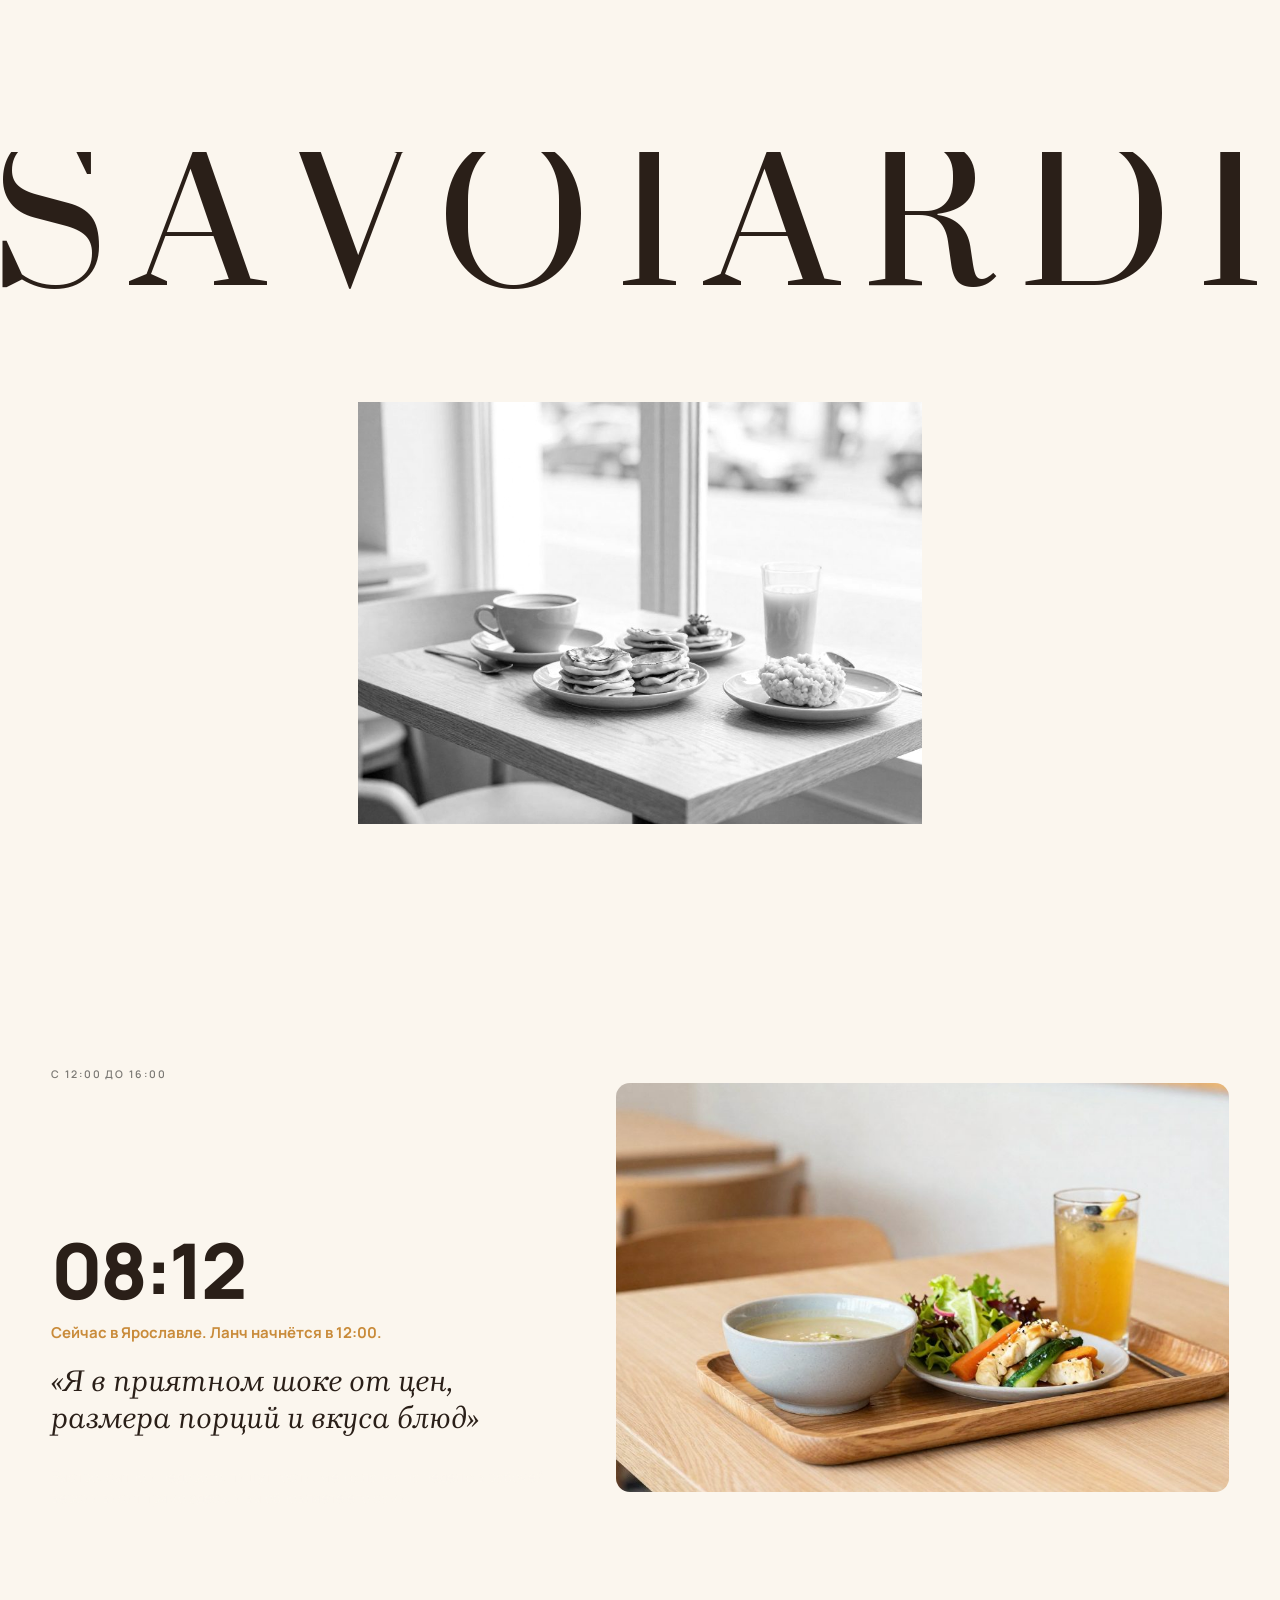
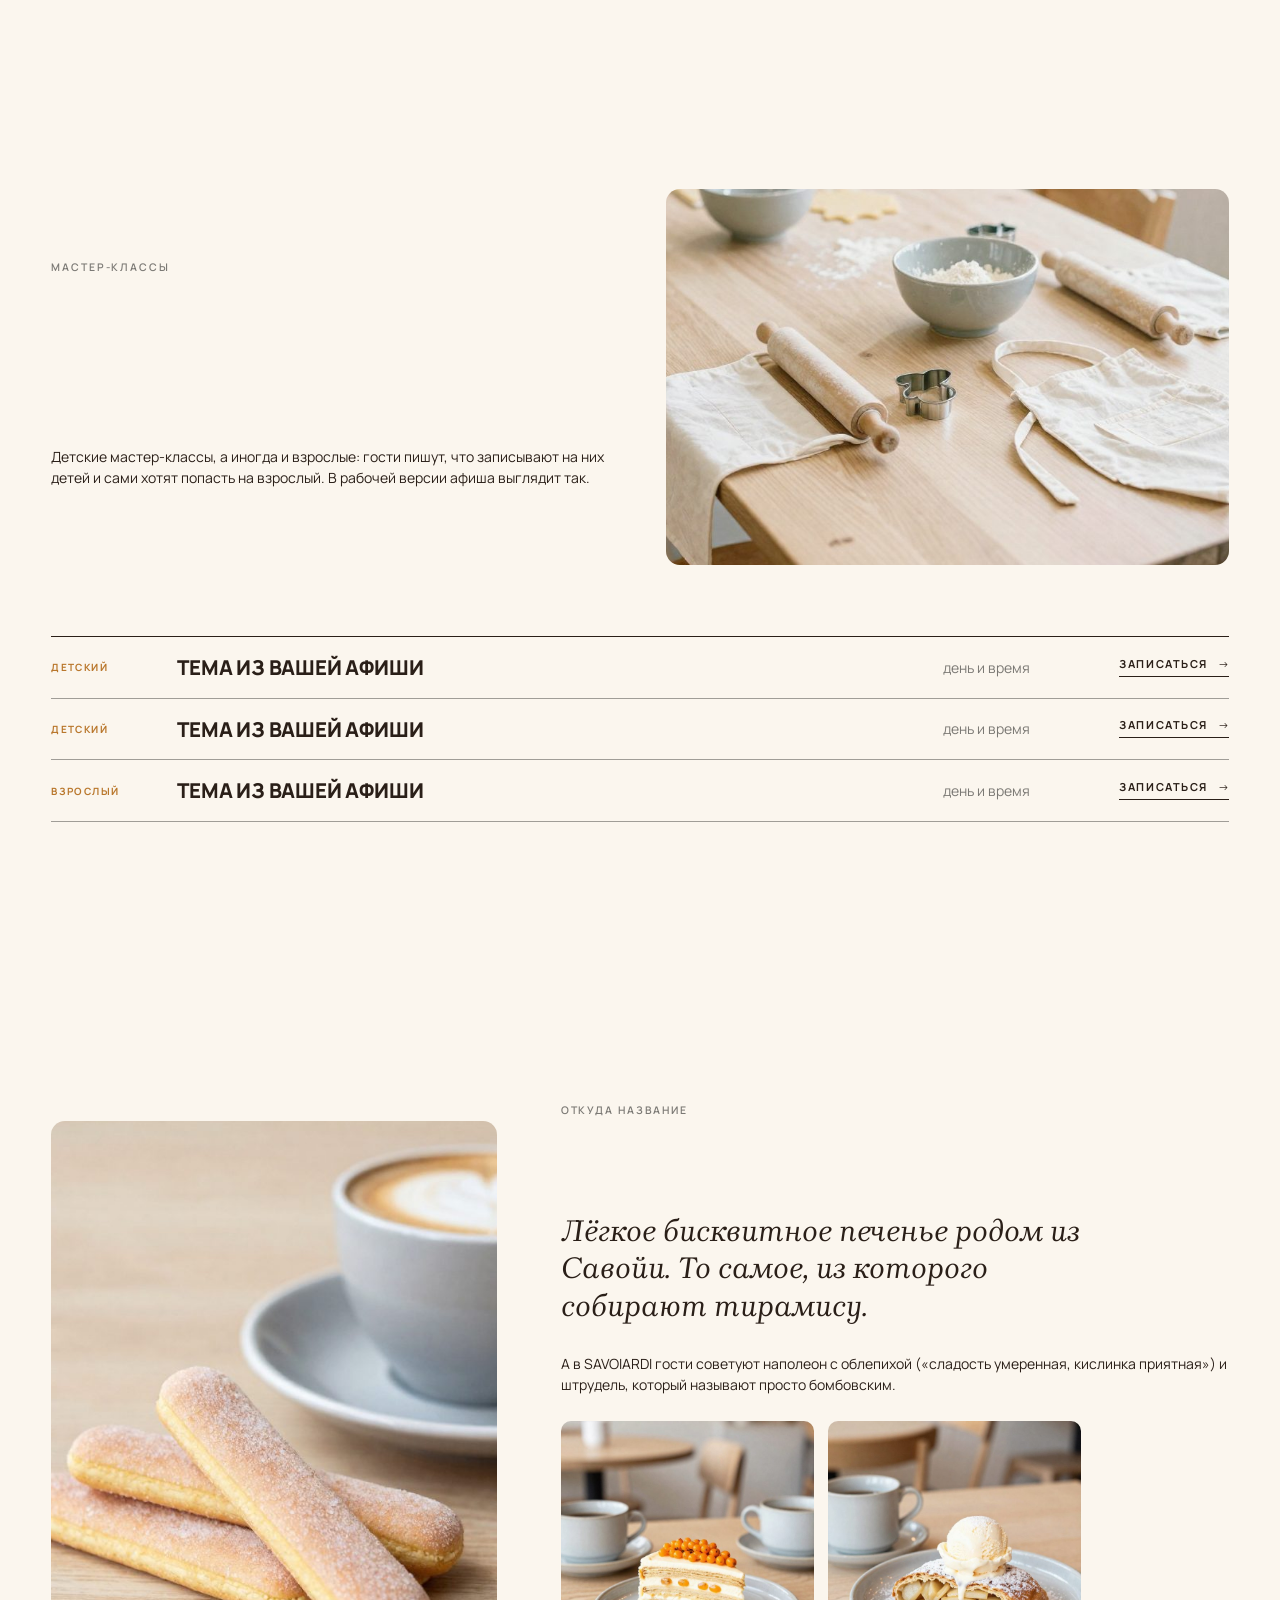
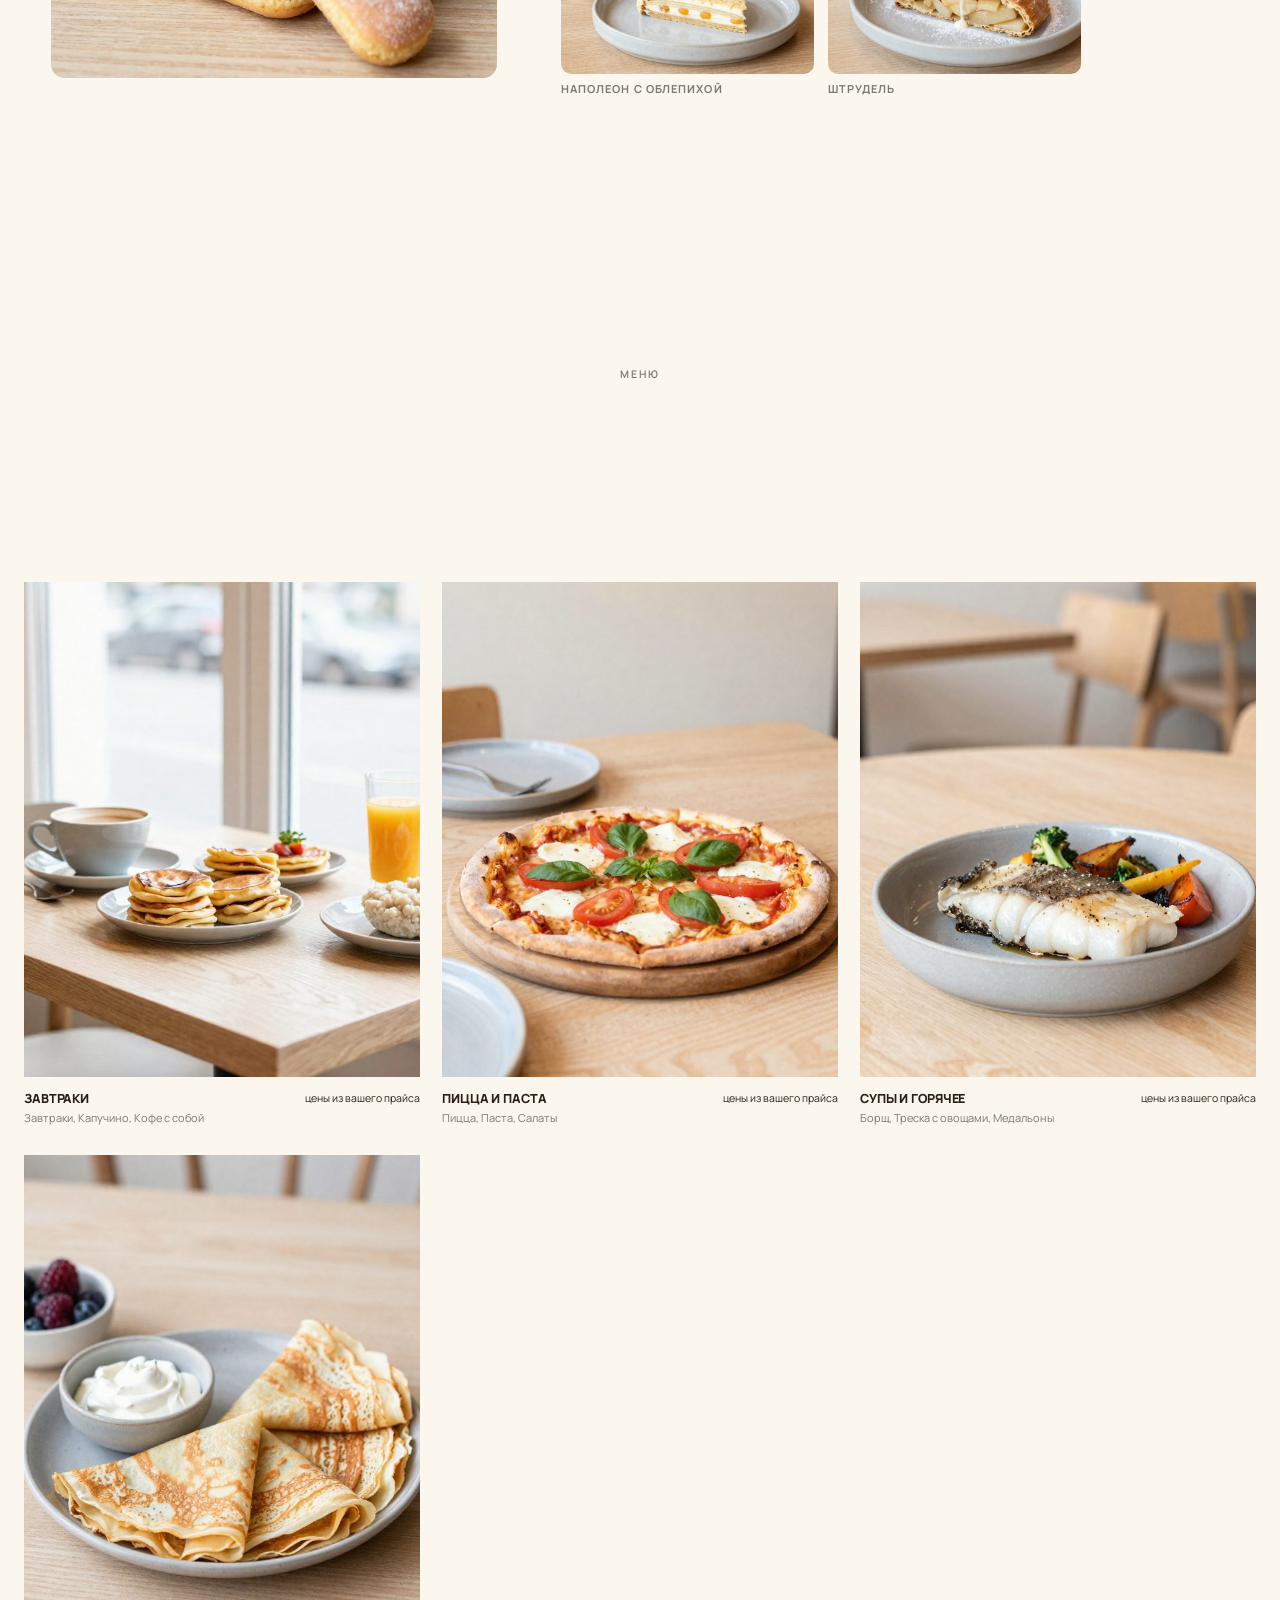
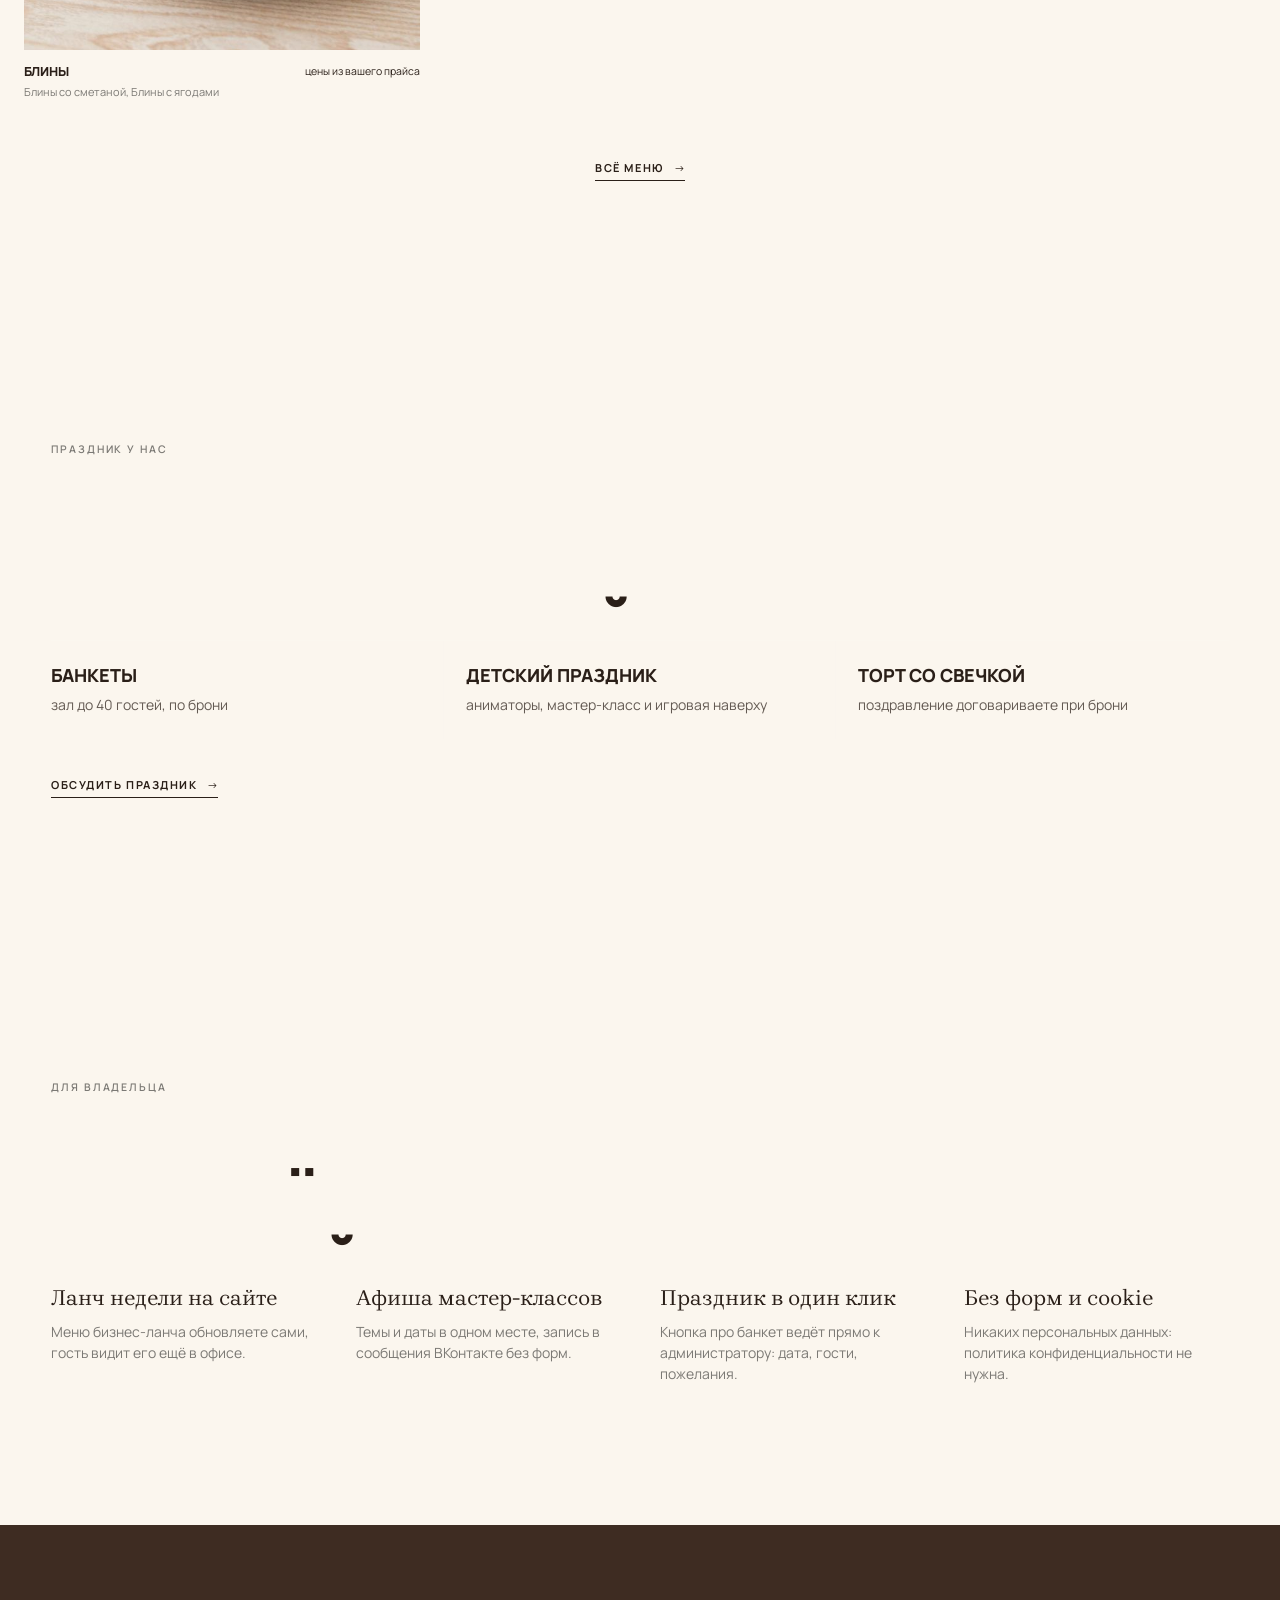
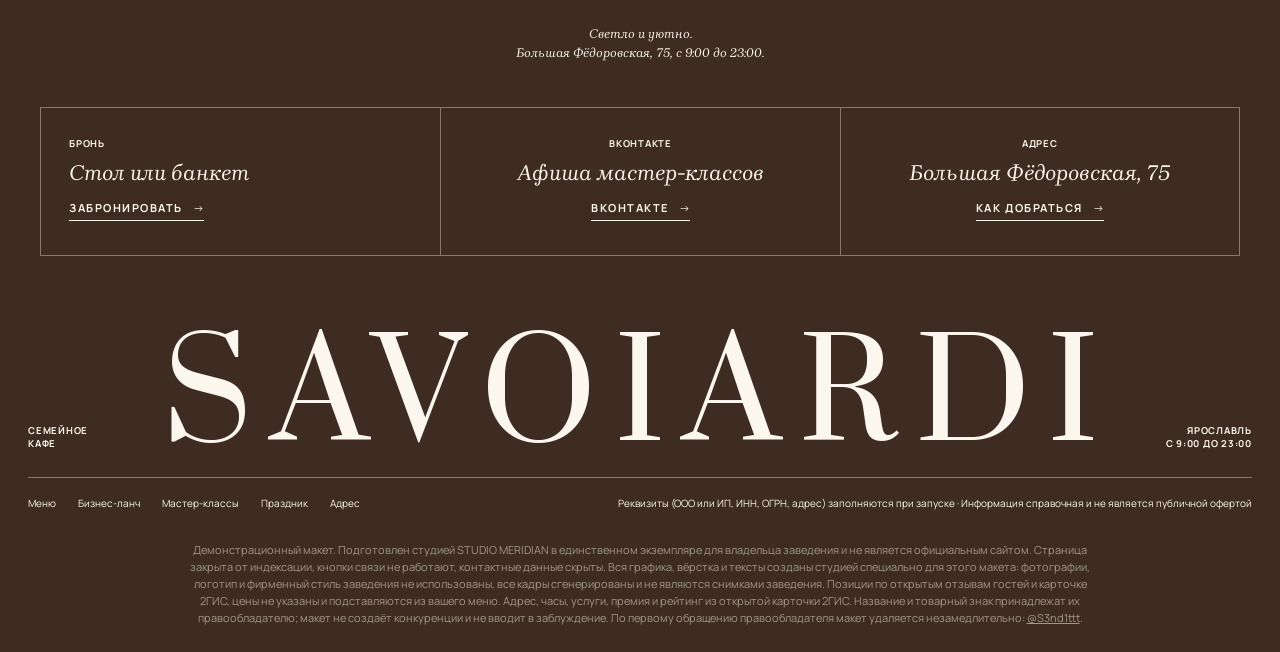
<file: index.html>
<!DOCTYPE html>
<html lang="ru" data-v="2" data-base="" class="nojs" data-tone="p">
<head>
<meta charset="UTF-8">
<meta name="viewport" content="width=device-width, initial-scale=1, viewport-fit=cover">
<meta name="robots" content="noindex, nofollow">
<title>Демо-макет сайта · STUDIO MERIDIAN</title>
<meta name="description" content="Демо-макет сайта для семейного кафе SAVOIARDI в Ярославле: бизнес-ланч, мастер-классы для детей, игровая, банкеты. Лучшее кафе 2026.">
<meta name="theme-color" content="#3E2C22">
<meta property="og:type" content="website">
<meta property="og:title" content="Демо-макет сайта · STUDIO MERIDIAN">
<meta property="og:description" content="Демо-макет сайта для семейного кафе SAVOIARDI в Ярославле: бизнес-ланч, мастер-классы для детей, игровая, банкеты. Лучшее кафе 2026.">
<meta property="og:url" content="https://sasakolpakoh227-a11y.github.io/savoiardi/">
<meta property="og:image" content="https://sasakolpakoh227-a11y.github.io/savoiardi/img/og.jpg?v=2">
<link rel="icon" href="data:image/svg+xml,%3Csvg xmlns='http://www.w3.org/2000/svg' viewBox='0 0 40 40'%3E%3Crect width='40' height='40' rx='9' fill='%233E2C22'/%3E%3Crect x='7' y='17' width='26' height='6' rx='3' transform='rotate(-35 20 20)' fill='%23D9A75B'/%3E%3Crect x='7' y='17' width='26' height='6' rx='3' transform='rotate(35 20 20)' fill='%23FBF6EE'/%3E%3C/svg%3E">
<link rel="preload" href="fonts/manrope.woff2" as="font" type="font/woff2" crossorigin>
<link rel="preload" href="fonts/prata-latin.woff2" as="font" type="font/woff2" crossorigin>
<link rel="stylesheet" href="skin.css?v=3e9a153c">
<link rel="stylesheet" href="venue.css?v=e2744bd0">
<noscript><style>.curtain{display:none}</style></noscript>
</head>
<body>
<p class="demo-strip">Демо-макет студии MERIDIAN · не является официальным сайтом заведения</p>
<div class="curtain" aria-hidden="true"><p class="wm"><span style="--i:0">s</span><span style="--i:1">a</span><span style="--i:2">v</span><span style="--i:3">o</span><span style="--i:4">i</span><span style="--i:5">a</span><span style="--i:6">r</span><span style="--i:7">d</span><span style="--i:8">i</span></p><div class="pic"><div class="pi"><img src="img/h-sav.jpg?v=2" alt="" decoding="async" width="1152" height="768"></div></div></div>
<div class="veil" aria-hidden="true"></div>
<header class="top">
  <nav class="nav" aria-label="Разделы"><a href="menu/">Меню</a><a href="#lanch">Бизнес-ланч</a><a href="#master">Мастер-классы</a><a href="#prazdnik">Праздник</a><a href="gde/">Адрес</a></nav>
  <button class="burger" type="button" aria-expanded="false" aria-controls="menu">Меню</button>
  <a class="logo" href="" aria-label="SAVOIARDI, на главную"><svg class="lamp" viewBox="0 0 40 40" aria-hidden="true"><rect x="6" y="16.5" width="28" height="7" rx="3.5" transform="rotate(-35 20 20)" fill="currentColor"/><rect x="6" y="16.5" width="28" height="7" rx="3.5" transform="rotate(35 20 20)" fill="none" stroke="currentColor" stroke-width="1.8"/></svg><span>savoiardi</span></a>
  <div class="right"><span class="now" data-now></span><button type="button" data-hint="В рабочей версии кнопка открывает бронь стола или звонок администратору.">Забронировать</button></div>
</header>
<div class="menu" id="menu" hidden><nav aria-label="Меню"><a href="menu/">Меню</a><a href="#lanch">Бизнес-ланч</a><a href="#master">Мастер-классы</a><a href="#prazdnik">Праздник</a><a href="gde/">Адрес</a></nav></div>
<main>

  <section class="hero sv2" data-bg="p">
    <div class="svl">
      <p class="kick">Семейное кафе · Ярославль · Большая Фёдоровская, 75</p>
      <div class="sw" role="tablist" aria-label="Для кого">
        <button type="button" role="tab" aria-selected="true" data-t="a">Взрослым</button><button type="button" role="tab" aria-selected="false" data-t="k">Детям</button>
      </div>
      <div class="pn" data-p="a">
        <h1 class="cap xxl rv"><span class="ln"><span>Завтрак,</span></span><span class="ln"><span>ланч и ужин</span></span></h1>
        <p class="lead">С девяти утра до одиннадцати вечера. Бизнес-ланч с 12 до 16, банкеты и столы по брони.</p>
      </div>
      <div class="pn" data-p="k" hidden>
        <p class="cap xxl rv"><span class="ln"><span>Игровая</span></span><span class="ln"><span>наверху</span></span></p>
        <p class="lead">Детское меню по-домашнему, мастер-классы и аниматоры. Пока взрослые пьют кофе, дети заняты делом.</p>
      </div>
      <p class="zst"><span class="st" data-open="9" data-close="23" data-open-we="9" data-close-we="23"></span><span data-lnow></span></p>
      <div class="hbtns"><a class="btn" href="menu/">Меню</a><button class="btn" type="button" data-hint="В рабочей версии кнопка открывает бронь стола или звонок администратору.">Забронировать стол</button></div>
      <p class="award">Лучшее кафе 2026 · Премия 2ГИС · 4.8</p>
    </div>
    <div class="svp">
      <figure class="px" data-p="a"><img src="img/h-sav.jpg?v=2" alt="Завтрак на светлом дубовом столе у окна" decoding="async" width="1152" height="768"></figure>
      <figure class="px" data-p="k" hidden><img src="img/s-playroom.jpg?v=2" alt="Уютная игровая комната с мягкими игрушками" decoding="async" width="1152" height="768"></figure>
    </div>
  </section>
  <section class="lunch" data-bg="g" id="lanch">
    <div>
      <p class="kick">С 12:00 до 16:00</p>
      <h2 class="cap l rv"><span class="ln"><span>Бизнес-</span></span><span class="ln"><span>ланч</span></span></h2>
      <p class="lnow"><b data-lclock>12:00</b><span data-lsay>Сейчас в Ярославле. Ланч начинается в полдень.</span></p>
      <p class="big2">«Я в приятном шоке от цен, размера порций и вкуса блюд»</p>
      <p class="lead">Быстро, сытно и недорого, пишут гости. Меню ланча на неделю в рабочей версии висит прямо здесь, и вы обновляете его сами.</p>
    </div>
    <figure class="px"><img src="img/s-lunch.jpg?v=2" alt="Бизнес-ланч на подносе: суп, салат, горячее и морс" loading="lazy" decoding="async" width="1152" height="768"></figure>
  </section>
  <section class="master" data-bg="p" id="master">
    <div class="mh">
      <p class="kick">Мастер-классы</p>
      <h2 class="cap l rv"><span class="ln"><span>Руки в муке,</span></span><span class="ln"><span>все довольны</span></span></h2>
      <p class="lead">Детские мастер-классы, а иногда и взрослые: гости пишут, что записывают на них детей и сами хотят попасть на взрослый. В рабочей версии афиша выглядит так.</p>
    </div>
    <figure class="px"><img src="img/s-workshop.jpg?v=2" alt="Стол детского мастер-класса: скалки, формочки и тесто" loading="lazy" decoding="async" width="1152" height="768"></figure>
    <ol class="afisha">
      <li><i>Детский</i><b>Тема из вашей афиши</b><span>день и время</span><button class="btn" type="button" data-hint="В рабочей версии кнопка открывает запись через сообщения ВКонтакте, без форм на сайте.">Записаться</button></li>
      <li><i>Детский</i><b>Тема из вашей афиши</b><span>день и время</span><button class="btn" type="button" data-hint="В рабочей версии кнопка открывает запись через сообщения ВКонтакте, без форм на сайте.">Записаться</button></li>
      <li><i>Взрослый</i><b>Тема из вашей афиши</b><span>день и время</span><button class="btn" type="button" data-hint="В рабочей версии кнопка открывает запись через сообщения ВКонтакте, без форм на сайте.">Записаться</button></li>
    </ol>
  </section>
  <section class="nameb" data-bg="l">
    <figure class="px"><img src="img/s-ladyfingers.jpg?v=2" alt="Печенье савоярди и капучино" loading="lazy" decoding="async" width="704" height="880"></figure>
    <div>
      <p class="kick">Откуда название</p>
      <h2 class="cap l rv"><span class="ln"><span>Савоярди</span></span></h2>
      <p class="big2">Лёгкое бисквитное печенье родом из Савойи. То самое, из которого собирают тирамису.</p>
      <p class="lead">А в SAVOIARDI гости советуют наполеон с облепихой («сладость умеренная, кислинка приятная») и штрудель, который называют просто бомбовским.</p>
      <div class="duo2">
        <figure><img src="img/s-napoleon.jpg?v=2" alt="Наполеон с облепихой" loading="lazy" decoding="async" width="704" height="880"><figcaption>Наполеон с облепихой</figcaption></figure>
        <figure><img src="img/s-strudel.jpg?v=2" alt="Штрудель с мороженым" loading="lazy" decoding="async" width="704" height="880"><figcaption>Штрудель</figcaption></figure>
      </div>
    </div>
  </section>
  <section class="ranges" data-bg="p">
    <p class="kick">Меню</p>
    <h2 class="cap l rv"><span class="ln"><span>Что</span></span><span class="ln"><span>заказывают</span></span></h2>
    <div class="grid"><a class="card" href="menu/#zavtrak"><span class="ph sd"><img src="img/h-sav.jpg?v=2" alt="Завтраки" loading="lazy" decoding="async" width="1152" height="768"></span><span class="meta"><b>Завтраки</b><span class="pr">цены из вашего прайса</span><small>Завтраки, Капучино, Кофе с собой</small></span></a><a class="card" href="menu/#pasta"><span class="ph sd"><img src="img/s-pizza.jpg?v=2" alt="Пицца и паста" loading="lazy" decoding="async" width="704" height="880"></span><span class="meta"><b>Пицца и паста</b><span class="pr">цены из вашего прайса</span><small>Пицца, Паста, Салаты</small></span></a><a class="card" href="menu/#goryachee"><span class="ph sd"><img src="img/s-cod.jpg?v=2" alt="Супы и горячее" loading="lazy" decoding="async" width="704" height="880"></span><span class="meta"><b>Супы и горячее</b><span class="pr">цены из вашего прайса</span><small>Борщ, Треска с овощами, Медальоны</small></span></a><a class="card" href="menu/#bliny"><span class="ph sd"><img src="img/s-blini.jpg?v=2" alt="Блины" loading="lazy" decoding="async" width="704" height="880"></span><span class="meta"><b>Блины</b><span class="pr">цены из вашего прайса</span><small>Блины со сметаной, Блины с ягодами</small></span></a></div>
    <a class="btn" href="menu/">Всё меню</a>
  </section>
  <section class="fest" data-bg="g" id="prazdnik">
    <p class="kick">Праздник у нас</p>
    <h2 class="cap l rv"><span class="ln"><span>День рождения</span></span><span class="ln"><span>на сорок гостей</span></span></h2>
    <ul class="fl3">
      <li><b>Банкеты</b><span>зал до 40 гостей, по брони</span></li>
      <li><b>Детский праздник</b><span>аниматоры, мастер-класс и игровая наверху</span></li>
      <li><b>Торт со свечкой</b><span>поздравление договариваете при брони</span></li>
    </ul>
    <button class="btn" type="button" data-hint="В рабочей версии кнопка открывает сообщения ВКонтакте или звонок администратору: дата, гости, пожелания.">Обсудить праздник</button>
  </section>
  <section class="gives" data-bg="k">
    <p class="kick">Для владельца</p>
    <h2 class="cap l rv"><span class="ln"><span>Что даёт</span></span><span class="ln"><span>этот сайт</span></span></h2>
    <div class="gv"><div><b>Ланч недели на сайте</b><p>Меню бизнес-ланча обновляете сами, гость видит его ещё в офисе.</p></div><div><b>Афиша мастер-классов</b><p>Темы и даты в одном месте, запись в сообщения ВКонтакте без форм.</p></div><div><b>Праздник в один клик</b><p>Кнопка про банкет ведёт прямо к администратору: дата, гости, пожелания.</p></div><div><b>Без форм и cookie</b><p>Никаких персональных данных: политика конфиденциальности не нужна.</p></div></div>
  </section>
</main>
<footer class="foot" data-bg="g">
  <p class="quote">Светло и уютно.<br>Большая Фёдоровская, 75, с 9:00 до 23:00.</p>
  <div class="boxes"><div class="box"><p class="k">Бронь</p><p class="it">Стол или банкет</p><button class="btn" type="button" data-hint="В рабочей версии бронь или звонок администратору.">Забронировать</button></div><div class="box"><p class="k">ВКонтакте</p><p class="it">Афиша мастер-классов</p><button class="btn" type="button" data-hint="В рабочей версии здесь ваша группа ВКонтакте.">ВКонтакте</button></div><div class="box"><p class="k">Адрес</p><p class="it">Большая Фёдоровская, 75</p><a class="btn" href="gde/">Как добраться</a></div></div>
  <div class="sig"><p class="k">Семейное<br>кафе</p><p class="wm" aria-hidden="true">savoiardi</p><p class="k r">Ярославль<br>с 9:00 до 23:00</p></div>
  <div class="fine">
    <span><a href="menu/">Меню</a><a href="#lanch">Бизнес-ланч</a><a href="#master">Мастер-классы</a><a href="#prazdnik">Праздник</a><a href="gde/">Адрес</a></span>
    <span>Реквизиты (ООО или ИП, ИНН, ОГРН, адрес) заполняются при запуске · Информация справочная и не является публичной офертой</span>
  </div>
  <p class="note">Демонстрационный макет. Подготовлен студией STUDIO MERIDIAN в единственном экземпляре для владельца заведения и не является официальным сайтом. Страница закрыта от индексации, кнопки связи не работают, контактные данные скрыты. Вся графика, вёрстка и тексты созданы студией специально для этого макета: фотографии, логотип и фирменный стиль заведения не использованы, все кадры сгенерированы и не являются снимками заведения. Позиции по открытым отзывам гостей и карточке 2ГИС, цены не указаны и подставляются из вашего меню. Адрес, часы, услуги, премия и рейтинг из открытой карточки 2ГИС. Название и товарный знак принадлежат их правообладателю; макет не создаёт конкуренции и не вводит в заблуждение. По первому обращению правообладателя макет удаляется незамедлительно: <a href="https://t.me/S3nd1ttt" target="_blank" rel="noopener">@S3nd1ttt</a>.</p>
</footer>
<div class="toast" role="status" aria-live="polite" hidden></div>
<a class="mer-badge" href="https://t.me/S3nd1ttt" target="_blank" rel="noopener">MERIDIAN · Демо</a>
<script src="skin.js?v=94cd19e5"></script>
<script src="venue.js?v=ce0a382e"></script>
</body>
</html>
</file>
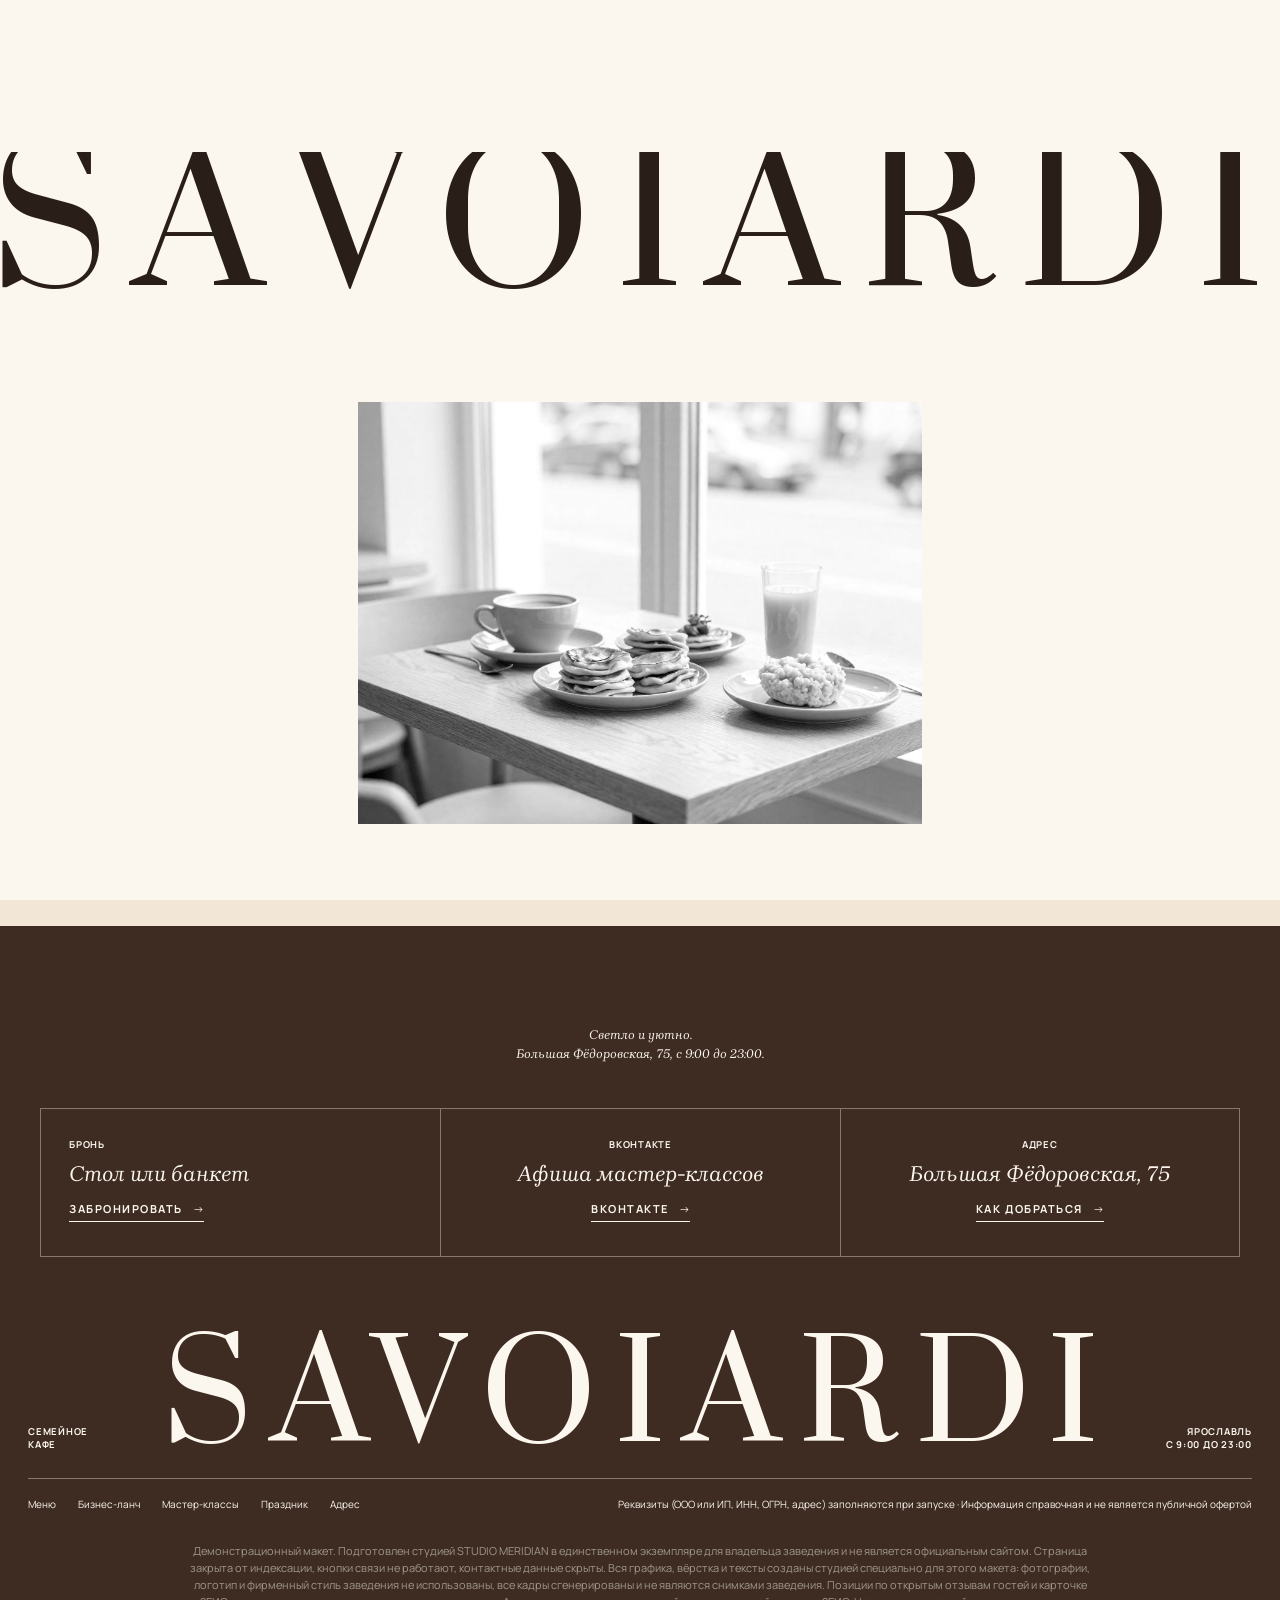
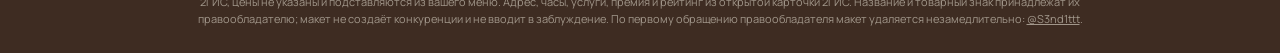
<file: 404/index.html>
<!DOCTYPE html>
<html lang="ru" data-v="2" data-base="../" class="nojs" data-tone="l">
<head>
<meta charset="UTF-8">
<meta name="viewport" content="width=device-width, initial-scale=1, viewport-fit=cover">
<meta name="robots" content="noindex, nofollow">
<title>Страница не найдена · Демо-макет сайта · STUDIO MERIDIAN</title>
<meta name="description" content="Такой страницы нет.">
<meta name="theme-color" content="#3E2C22">
<meta property="og:type" content="website">
<meta property="og:title" content="Демо-макет сайта · STUDIO MERIDIAN">
<meta property="og:description" content="Такой страницы нет.">
<meta property="og:url" content="https://sasakolpakoh227-a11y.github.io/savoiardi/404/">
<meta property="og:image" content="https://sasakolpakoh227-a11y.github.io/savoiardi/img/og.jpg?v=2">
<link rel="icon" href="data:image/svg+xml,%3Csvg xmlns='http://www.w3.org/2000/svg' viewBox='0 0 40 40'%3E%3Crect width='40' height='40' rx='9' fill='%233E2C22'/%3E%3Crect x='7' y='17' width='26' height='6' rx='3' transform='rotate(-35 20 20)' fill='%23D9A75B'/%3E%3Crect x='7' y='17' width='26' height='6' rx='3' transform='rotate(35 20 20)' fill='%23FBF6EE'/%3E%3C/svg%3E">
<link rel="preload" href="../fonts/manrope.woff2" as="font" type="font/woff2" crossorigin>
<link rel="preload" href="../fonts/prata-latin.woff2" as="font" type="font/woff2" crossorigin>
<link rel="stylesheet" href="../skin.css?v=3e9a153c">
<link rel="stylesheet" href="../venue.css?v=e2744bd0">
<noscript><style>.curtain{display:none}</style></noscript>
</head>
<body>
<p class="demo-strip">Демо-макет студии MERIDIAN · не является официальным сайтом заведения</p>
<div class="curtain" aria-hidden="true"><p class="wm"><span style="--i:0">s</span><span style="--i:1">a</span><span style="--i:2">v</span><span style="--i:3">o</span><span style="--i:4">i</span><span style="--i:5">a</span><span style="--i:6">r</span><span style="--i:7">d</span><span style="--i:8">i</span></p><div class="pic"><div class="pi"><img src="../img/h-sav.jpg?v=2" alt="" decoding="async" width="1152" height="768"></div></div></div>
<div class="veil" aria-hidden="true"></div>
<header class="top">
  <nav class="nav" aria-label="Разделы"><a href="../menu/">Меню</a><a href="../#lanch">Бизнес-ланч</a><a href="../#master">Мастер-классы</a><a href="../#prazdnik">Праздник</a><a href="../gde/">Адрес</a></nav>
  <button class="burger" type="button" aria-expanded="false" aria-controls="menu">Меню</button>
  <a class="logo" href="../" aria-label="SAVOIARDI, на главную"><svg class="lamp" viewBox="0 0 40 40" aria-hidden="true"><rect x="6" y="16.5" width="28" height="7" rx="3.5" transform="rotate(-35 20 20)" fill="currentColor"/><rect x="6" y="16.5" width="28" height="7" rx="3.5" transform="rotate(35 20 20)" fill="none" stroke="currentColor" stroke-width="1.8"/></svg><span>savoiardi</span></a>
  <div class="right"><span class="now" data-now></span><button type="button" data-hint="В рабочей версии кнопка открывает бронь стола или звонок администратору.">Забронировать</button></div>
</header>
<div class="menu" id="menu" hidden><nav aria-label="Меню"><a href="../menu/">Меню</a><a href="../#lanch">Бизнес-ланч</a><a href="../#master">Мастер-классы</a><a href="../#prazdnik">Праздник</a><a href="../gde/">Адрес</a></nav></div>
<main class="nf" data-bg="l">

  <h1 class="cap xxl rv"><span class="ln"><span>404</span></span><span class="ln"><span>Не найдено</span></span></h1>
  <p class="lead">Такой страницы нет. Наверху игровая, а внизу наполеон.</p>
  <a class="btn dark" href="../">На главную</a>
</main>
<footer class="foot" data-bg="g">
  <p class="quote">Светло и уютно.<br>Большая Фёдоровская, 75, с 9:00 до 23:00.</p>
  <div class="boxes"><div class="box"><p class="k">Бронь</p><p class="it">Стол или банкет</p><button class="btn" type="button" data-hint="В рабочей версии бронь или звонок администратору.">Забронировать</button></div><div class="box"><p class="k">ВКонтакте</p><p class="it">Афиша мастер-классов</p><button class="btn" type="button" data-hint="В рабочей версии здесь ваша группа ВКонтакте.">ВКонтакте</button></div><div class="box"><p class="k">Адрес</p><p class="it">Большая Фёдоровская, 75</p><a class="btn" href="../gde/">Как добраться</a></div></div>
  <div class="sig"><p class="k">Семейное<br>кафе</p><p class="wm" aria-hidden="true">savoiardi</p><p class="k r">Ярославль<br>с 9:00 до 23:00</p></div>
  <div class="fine">
    <span><a href="../menu/">Меню</a><a href="../#lanch">Бизнес-ланч</a><a href="../#master">Мастер-классы</a><a href="../#prazdnik">Праздник</a><a href="../gde/">Адрес</a></span>
    <span>Реквизиты (ООО или ИП, ИНН, ОГРН, адрес) заполняются при запуске · Информация справочная и не является публичной офертой</span>
  </div>
  <p class="note">Демонстрационный макет. Подготовлен студией STUDIO MERIDIAN в единственном экземпляре для владельца заведения и не является официальным сайтом. Страница закрыта от индексации, кнопки связи не работают, контактные данные скрыты. Вся графика, вёрстка и тексты созданы студией специально для этого макета: фотографии, логотип и фирменный стиль заведения не использованы, все кадры сгенерированы и не являются снимками заведения. Позиции по открытым отзывам гостей и карточке 2ГИС, цены не указаны и подставляются из вашего меню. Адрес, часы, услуги, премия и рейтинг из открытой карточки 2ГИС. Название и товарный знак принадлежат их правообладателю; макет не создаёт конкуренции и не вводит в заблуждение. По первому обращению правообладателя макет удаляется незамедлительно: <a href="https://t.me/S3nd1ttt" target="_blank" rel="noopener">@S3nd1ttt</a>.</p>
</footer>
<div class="toast" role="status" aria-live="polite" hidden></div>
<a class="mer-badge" href="https://t.me/S3nd1ttt" target="_blank" rel="noopener">MERIDIAN · Демо</a>
<script src="../skin.js?v=94cd19e5"></script>
<script src="../venue.js?v=ce0a382e"></script>
</body>
</html>
</file>
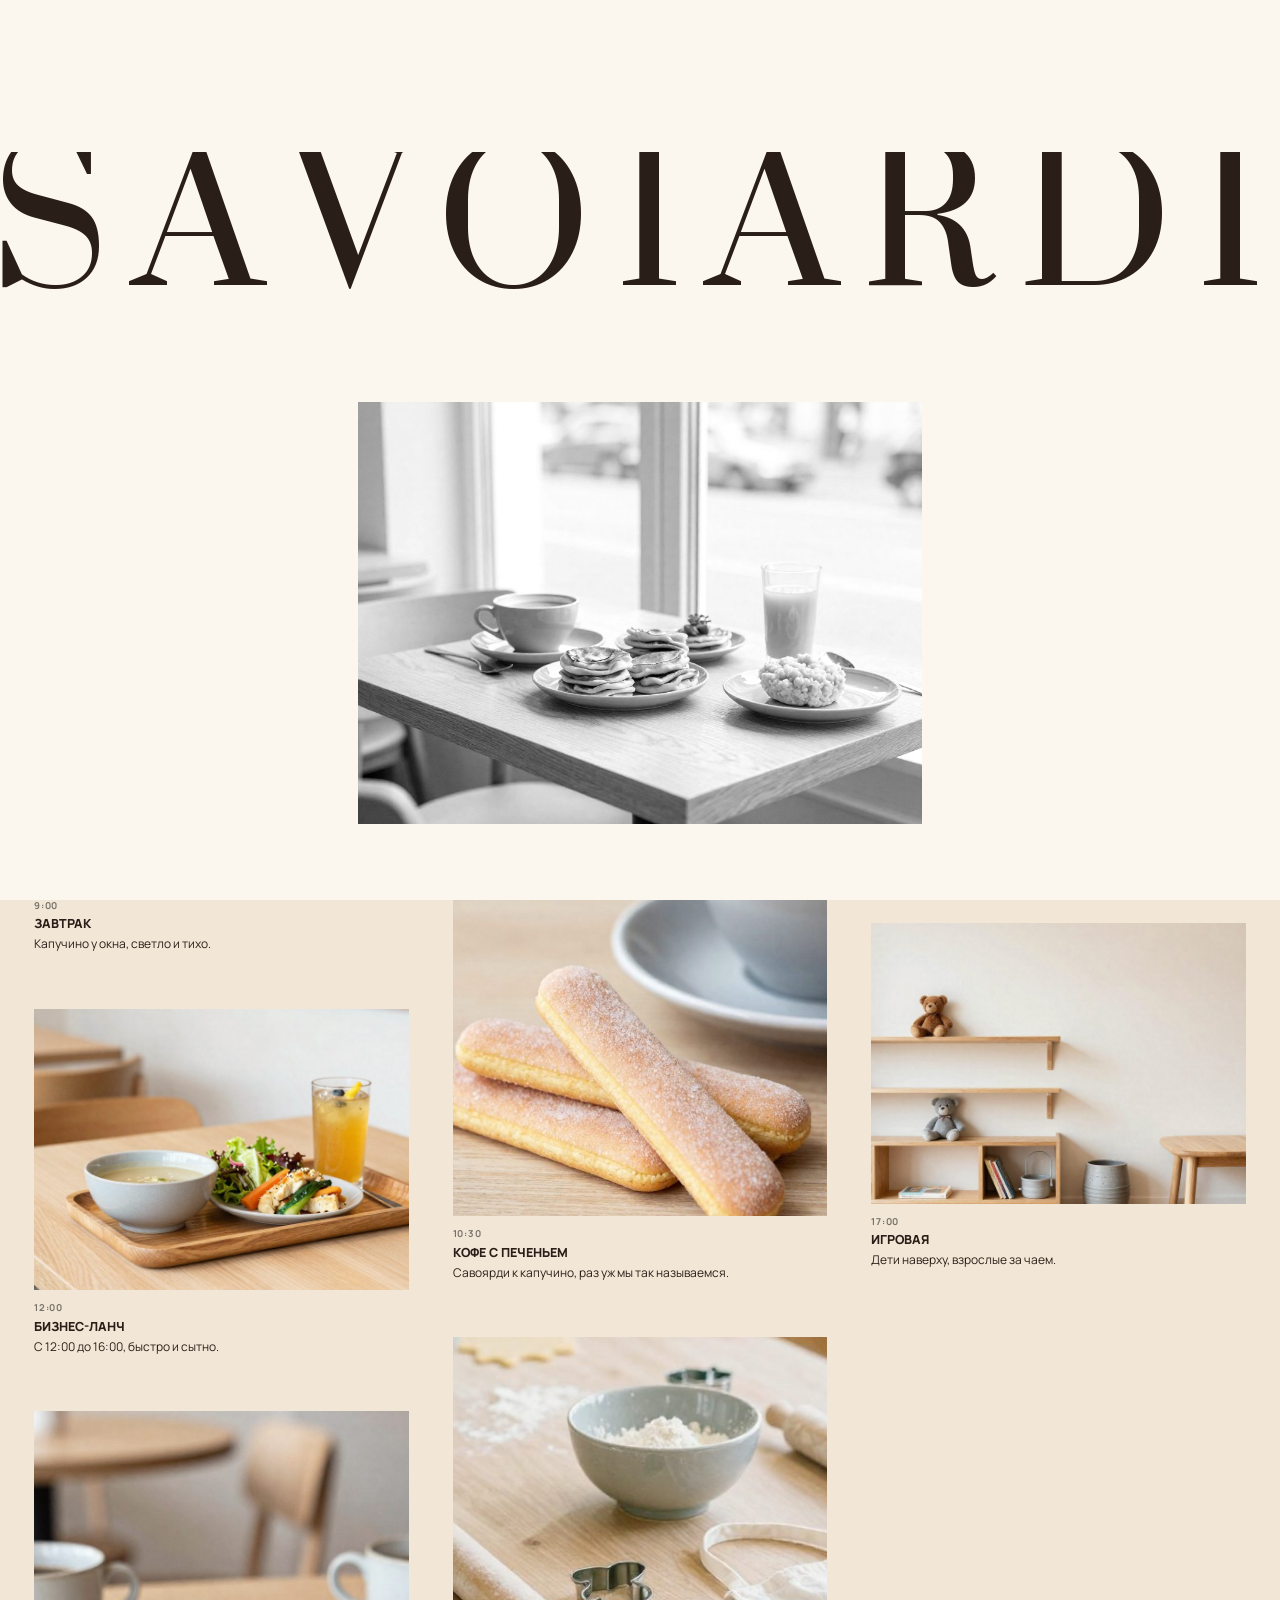
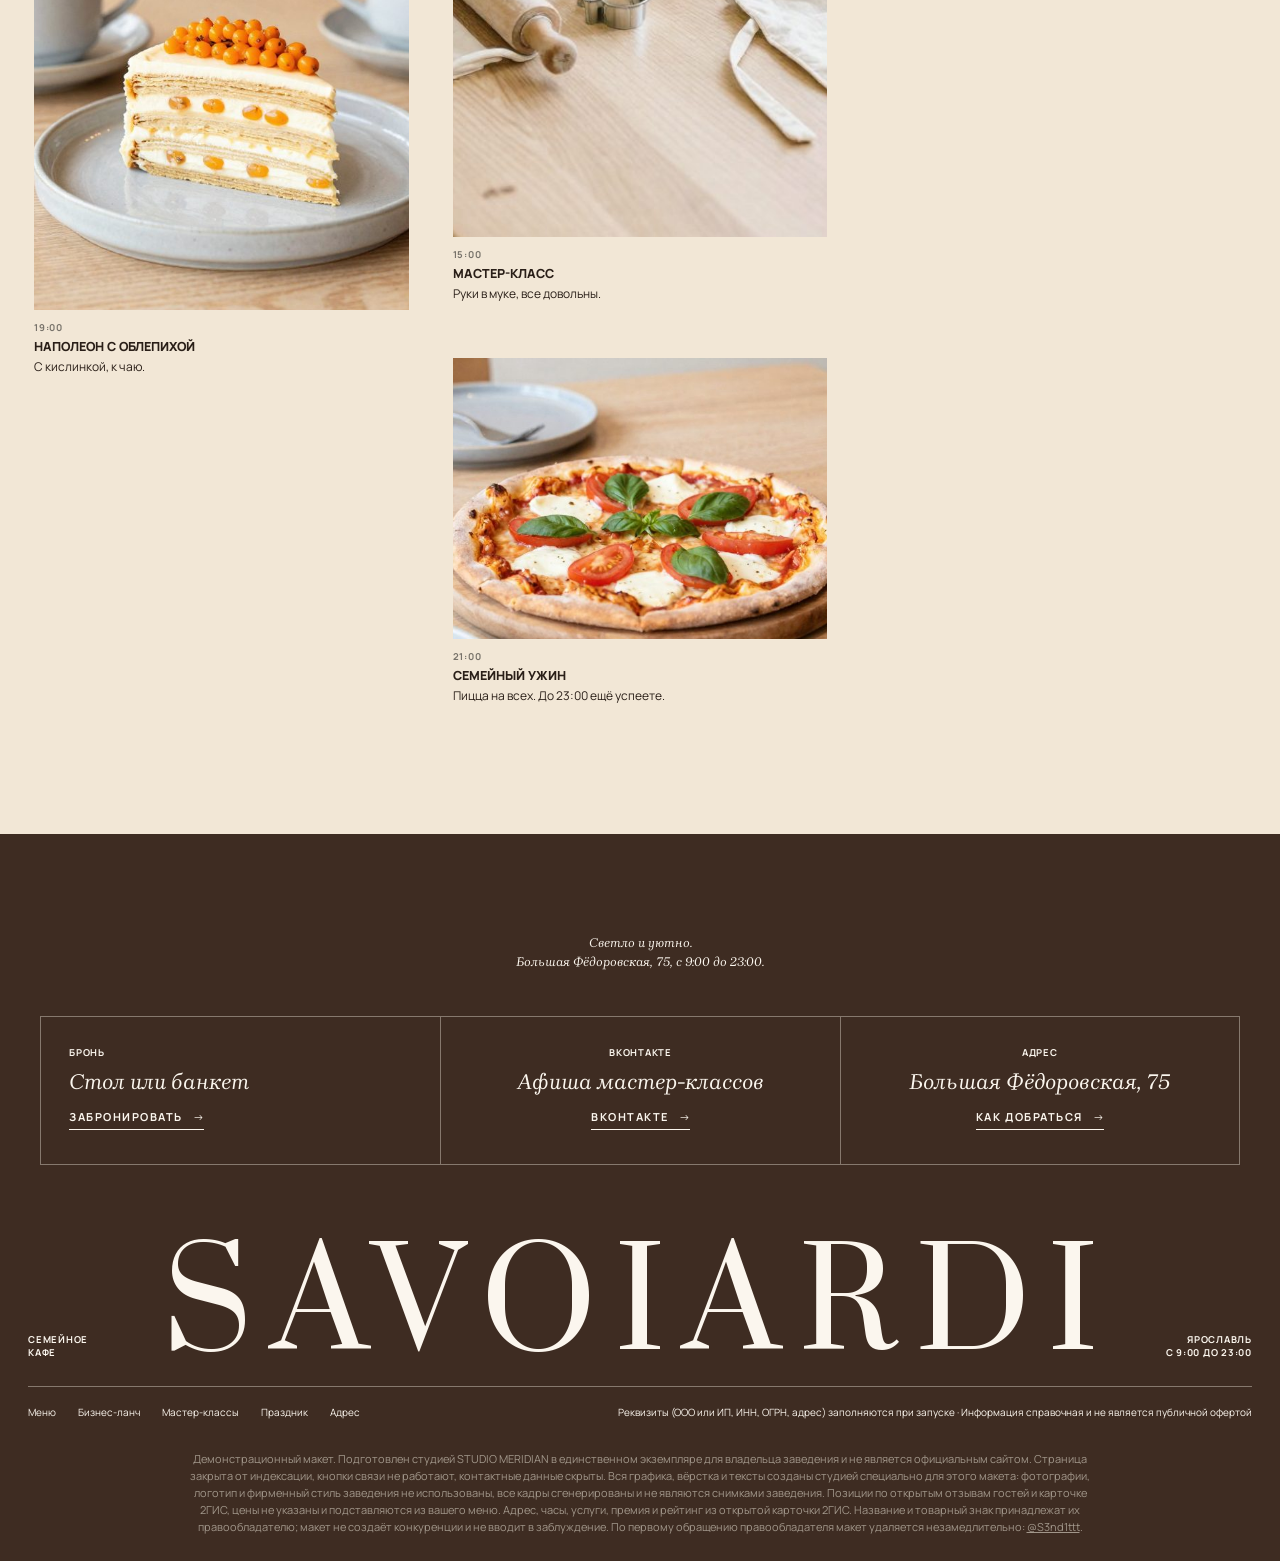
<file: den/index.html>
<!DOCTYPE html>
<html lang="ru" data-v="2" data-base="../" class="nojs" data-tone="l">
<head>
<meta charset="UTF-8">
<meta name="viewport" content="width=device-width, initial-scale=1, viewport-fit=cover">
<meta name="robots" content="noindex, nofollow">
<title>День в SAVOIARDI · Демо-макет сайта · STUDIO MERIDIAN</title>
<meta name="description" content="Один день семейного кафе SAVOIARDI в Ярославле.">
<meta name="theme-color" content="#3E2C22">
<meta property="og:type" content="website">
<meta property="og:title" content="Демо-макет сайта · STUDIO MERIDIAN">
<meta property="og:description" content="Один день семейного кафе SAVOIARDI в Ярославле.">
<meta property="og:url" content="https://sasakolpakoh227-a11y.github.io/savoiardi/den/">
<meta property="og:image" content="https://sasakolpakoh227-a11y.github.io/savoiardi/img/og.jpg?v=2">
<link rel="icon" href="data:image/svg+xml,%3Csvg xmlns='http://www.w3.org/2000/svg' viewBox='0 0 40 40'%3E%3Crect width='40' height='40' rx='9' fill='%233E2C22'/%3E%3Crect x='7' y='17' width='26' height='6' rx='3' transform='rotate(-35 20 20)' fill='%23D9A75B'/%3E%3Crect x='7' y='17' width='26' height='6' rx='3' transform='rotate(35 20 20)' fill='%23FBF6EE'/%3E%3C/svg%3E">
<link rel="preload" href="../fonts/manrope.woff2" as="font" type="font/woff2" crossorigin>
<link rel="preload" href="../fonts/prata-latin.woff2" as="font" type="font/woff2" crossorigin>
<link rel="stylesheet" href="../skin.css?v=3e9a153c">
<link rel="stylesheet" href="../venue.css?v=e2744bd0">
<noscript><style>.curtain{display:none}</style></noscript>
</head>
<body>
<p class="demo-strip">Демо-макет студии MERIDIAN · не является официальным сайтом заведения</p>
<div class="curtain" aria-hidden="true"><p class="wm"><span style="--i:0">s</span><span style="--i:1">a</span><span style="--i:2">v</span><span style="--i:3">o</span><span style="--i:4">i</span><span style="--i:5">a</span><span style="--i:6">r</span><span style="--i:7">d</span><span style="--i:8">i</span></p><div class="pic"><div class="pi"><img src="../img/h-sav.jpg?v=2" alt="" decoding="async" width="1152" height="768"></div></div></div>
<div class="veil" aria-hidden="true"></div>
<header class="top">
  <nav class="nav" aria-label="Разделы"><a href="../menu/">Меню</a><a href="../#lanch">Бизнес-ланч</a><a href="../#master">Мастер-классы</a><a href="../#prazdnik">Праздник</a><a href="../gde/">Адрес</a></nav>
  <button class="burger" type="button" aria-expanded="false" aria-controls="menu">Меню</button>
  <a class="logo" href="../" aria-label="SAVOIARDI, на главную"><svg class="lamp" viewBox="0 0 40 40" aria-hidden="true"><rect x="6" y="16.5" width="28" height="7" rx="3.5" transform="rotate(-35 20 20)" fill="currentColor"/><rect x="6" y="16.5" width="28" height="7" rx="3.5" transform="rotate(35 20 20)" fill="none" stroke="currentColor" stroke-width="1.8"/></svg><span>savoiardi</span></a>
  <div class="right"><span class="now" data-now></span><button type="button" data-hint="В рабочей версии кнопка открывает бронь стола или звонок администратору.">Забронировать</button></div>
</header>
<div class="menu" id="menu" hidden><nav aria-label="Меню"><a href="../menu/">Меню</a><a href="../#lanch">Бизнес-ланч</a><a href="../#master">Мастер-классы</a><a href="../#prazdnik">Праздник</a><a href="../gde/">Адрес</a></nav></div>
<main class="daily" data-bg="l">

  <section class="dh"><h1 class="script rv"><span class="ln"><span>День в SAVOIARDI</span></span></h1><p class="lead">От завтрака в девять<br>до семейного ужина.</p></section>
  <section class="mas"><div class="col"><div class="it2 w"><figure class="px"><img src="../img/h-sav.jpg?v=2" alt="" loading="lazy" decoding="async" width="1152" height="768"></figure><div class="cap2"><span class="k">9:00</span><b>Завтрак</b><span>Капучино у окна, светло и тихо.</span></div></div><div class="it2 w"><figure class="px"><img src="../img/s-lunch.jpg?v=2" alt="" loading="lazy" decoding="async" width="1152" height="768"></figure><div class="cap2"><span class="k">12:00</span><b>Бизнес-ланч</b><span>С 12:00 до 16:00, быстро и сытно.</span></div></div><div class="it2 t"><figure class="px"><img src="../img/s-napoleon.jpg?v=2" alt="" loading="lazy" decoding="async" width="704" height="880"></figure><div class="cap2"><span class="k">19:00</span><b>Наполеон с облепихой</b><span>С кислинкой, к чаю.</span></div></div></div><div class="col"><div class="it2 t"><figure class="px"><img src="../img/s-ladyfingers.jpg?v=2" alt="" loading="lazy" decoding="async" width="704" height="880"></figure><div class="cap2"><span class="k">10:30</span><b>Кофе с печеньем</b><span>Савоярди к капучино, раз уж мы так называемся.</span></div></div><div class="it2 t"><figure class="px"><img src="../img/s-workshop.jpg?v=2" alt="" loading="lazy" decoding="async" width="1060" height="660"></figure><div class="cap2"><span class="k">15:00</span><b>Мастер-класс</b><span>Руки в муке, все довольны.</span></div></div><div class="it2 w"><figure class="px"><img src="../img/s-pizza.jpg?v=2" alt="" loading="lazy" decoding="async" width="704" height="880"></figure><div class="cap2"><span class="k">21:00</span><b>Семейный ужин</b><span>Пицца на всех. До 23:00 ещё успеете.</span></div></div></div><div class="col"><div class="qt"><p class="cap s">Светло и уютно.</p><p class="k">SAVOIARDI</p></div><div class="it2 w"><figure class="px"><img src="../img/s-playroom.jpg?v=2" alt="" loading="lazy" decoding="async" width="1152" height="768"></figure><div class="cap2"><span class="k">17:00</span><b>Игровая</b><span>Дети наверху, взрослые за чаем.</span></div></div></div></section>
</main>
<footer class="foot" data-bg="g">
  <p class="quote">Светло и уютно.<br>Большая Фёдоровская, 75, с 9:00 до 23:00.</p>
  <div class="boxes"><div class="box"><p class="k">Бронь</p><p class="it">Стол или банкет</p><button class="btn" type="button" data-hint="В рабочей версии бронь или звонок администратору.">Забронировать</button></div><div class="box"><p class="k">ВКонтакте</p><p class="it">Афиша мастер-классов</p><button class="btn" type="button" data-hint="В рабочей версии здесь ваша группа ВКонтакте.">ВКонтакте</button></div><div class="box"><p class="k">Адрес</p><p class="it">Большая Фёдоровская, 75</p><a class="btn" href="../gde/">Как добраться</a></div></div>
  <div class="sig"><p class="k">Семейное<br>кафе</p><p class="wm" aria-hidden="true">savoiardi</p><p class="k r">Ярославль<br>с 9:00 до 23:00</p></div>
  <div class="fine">
    <span><a href="../menu/">Меню</a><a href="../#lanch">Бизнес-ланч</a><a href="../#master">Мастер-классы</a><a href="../#prazdnik">Праздник</a><a href="../gde/">Адрес</a></span>
    <span>Реквизиты (ООО или ИП, ИНН, ОГРН, адрес) заполняются при запуске · Информация справочная и не является публичной офертой</span>
  </div>
  <p class="note">Демонстрационный макет. Подготовлен студией STUDIO MERIDIAN в единственном экземпляре для владельца заведения и не является официальным сайтом. Страница закрыта от индексации, кнопки связи не работают, контактные данные скрыты. Вся графика, вёрстка и тексты созданы студией специально для этого макета: фотографии, логотип и фирменный стиль заведения не использованы, все кадры сгенерированы и не являются снимками заведения. Позиции по открытым отзывам гостей и карточке 2ГИС, цены не указаны и подставляются из вашего меню. Адрес, часы, услуги, премия и рейтинг из открытой карточки 2ГИС. Название и товарный знак принадлежат их правообладателю; макет не создаёт конкуренции и не вводит в заблуждение. По первому обращению правообладателя макет удаляется незамедлительно: <a href="https://t.me/S3nd1ttt" target="_blank" rel="noopener">@S3nd1ttt</a>.</p>
</footer>
<div class="toast" role="status" aria-live="polite" hidden></div>
<a class="mer-badge" href="https://t.me/S3nd1ttt" target="_blank" rel="noopener">MERIDIAN · Демо</a>
<script src="../skin.js?v=94cd19e5"></script>
<script src="../venue.js?v=ce0a382e"></script>
</body>
</html>
</file>
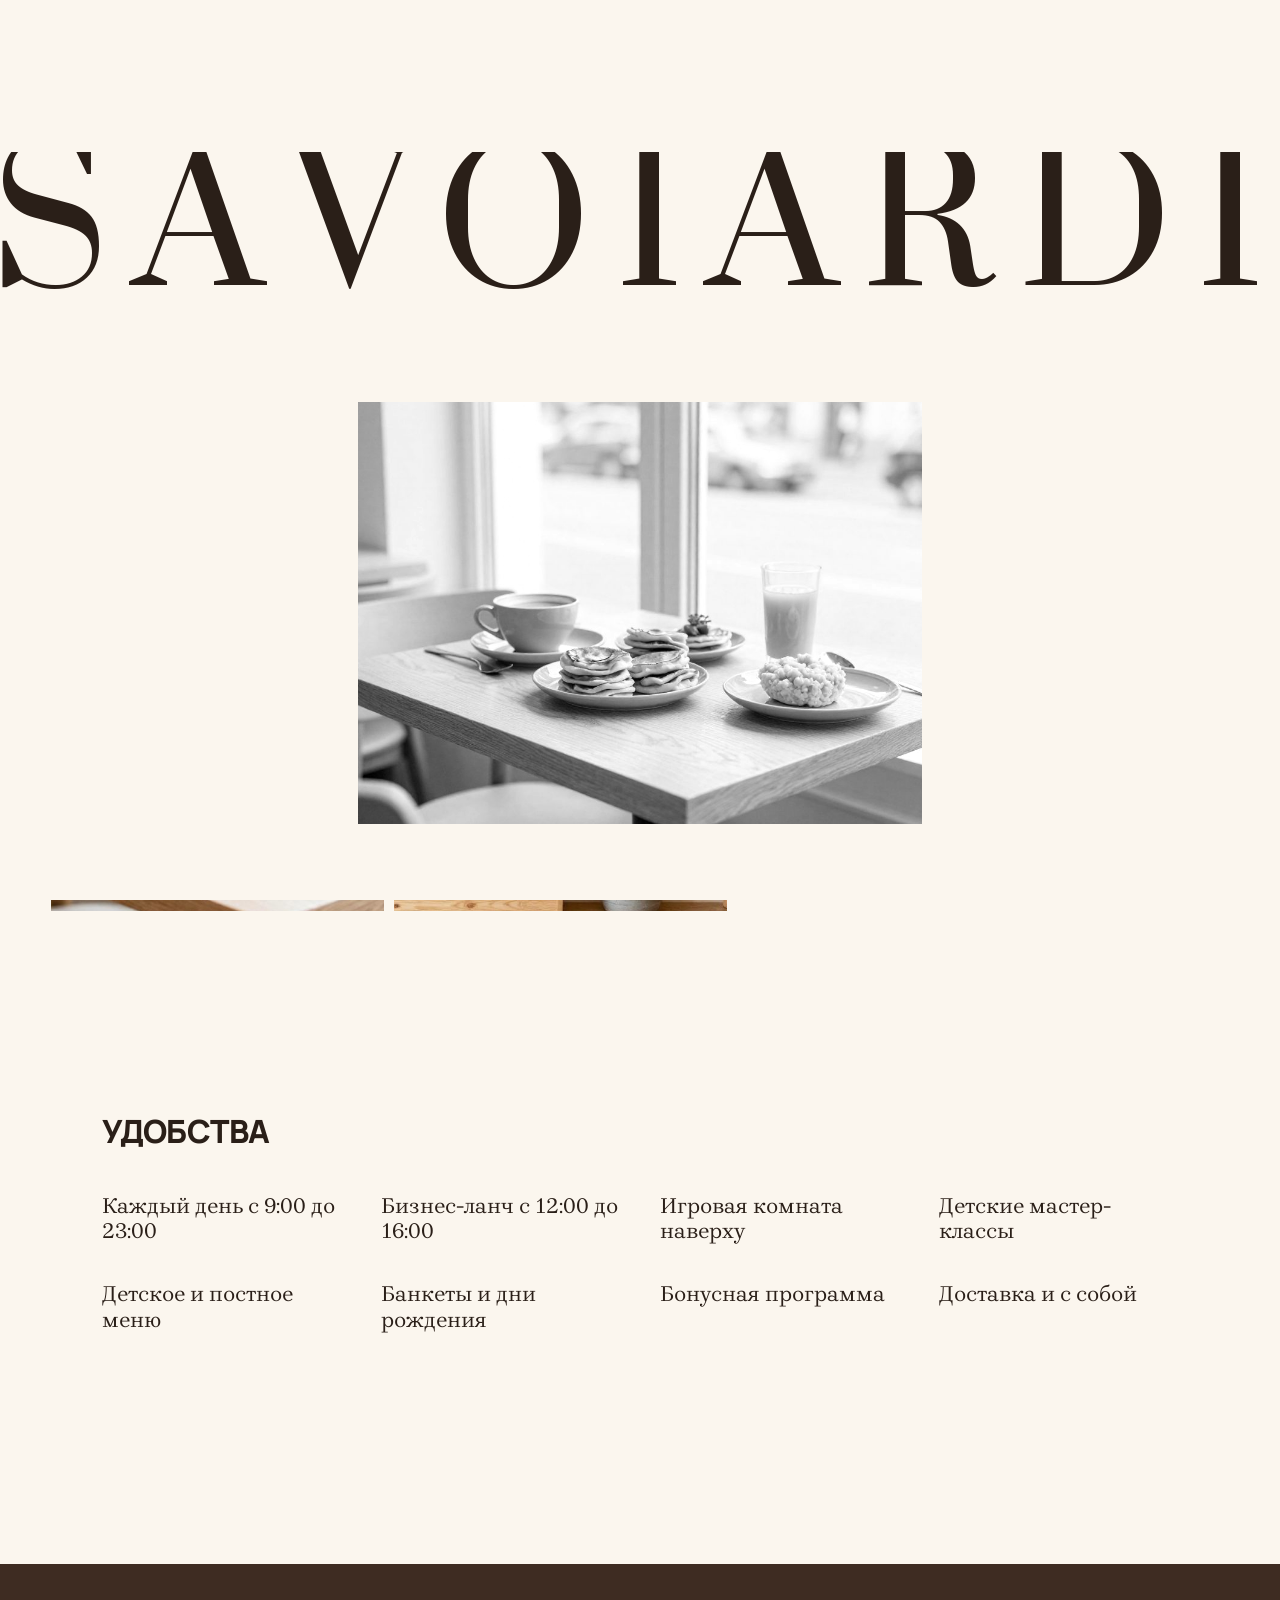
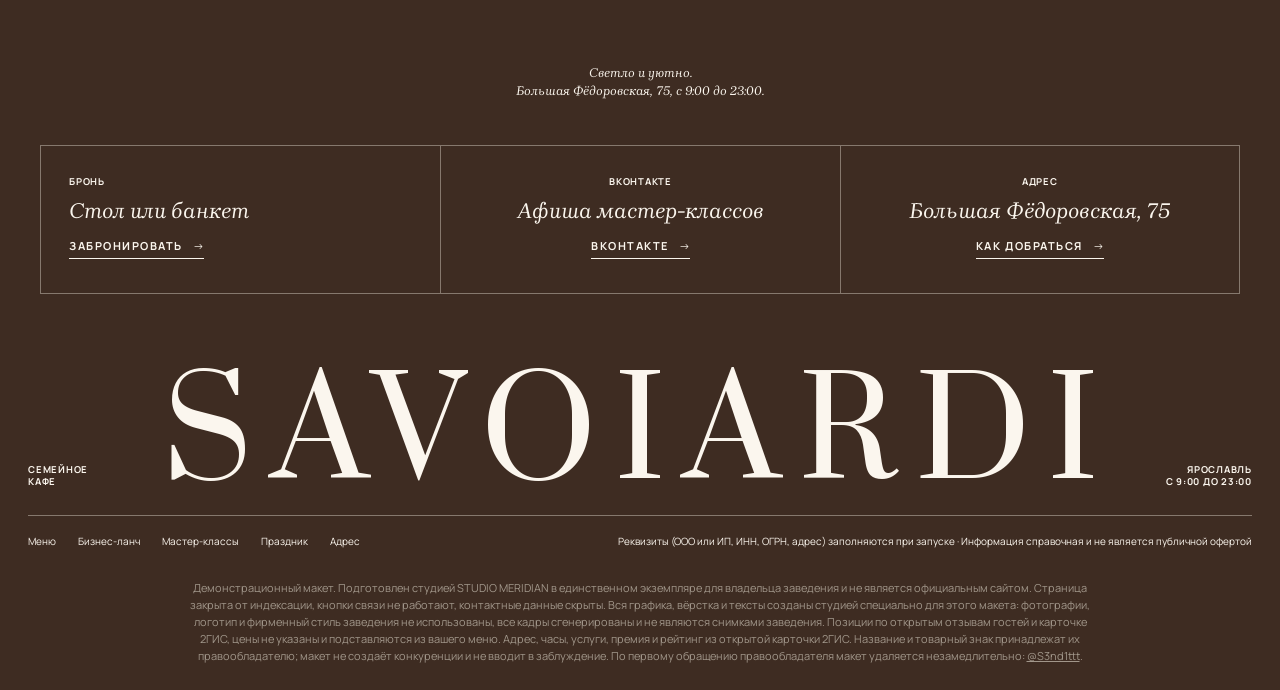
<file: gde/index.html>
<!DOCTYPE html>
<html lang="ru" data-v="2" data-base="../" class="nojs" data-tone="p">
<head>
<meta charset="UTF-8">
<meta name="viewport" content="width=device-width, initial-scale=1, viewport-fit=cover">
<meta name="robots" content="noindex, nofollow">
<title>Большая Фёдоровская, 75 · Демо-макет сайта · STUDIO MERIDIAN</title>
<meta name="description" content="Семейное кафе SAVOIARDI: Большая Фёдоровская улица, 75, остановка «Фёдоровский собор». Каждый день с 9:00 до 23:00.">
<meta name="theme-color" content="#3E2C22">
<meta property="og:type" content="website">
<meta property="og:title" content="Демо-макет сайта · STUDIO MERIDIAN">
<meta property="og:description" content="Семейное кафе SAVOIARDI: Большая Фёдоровская улица, 75, остановка «Фёдоровский собор». Каждый день с 9:00 до 23:00.">
<meta property="og:url" content="https://sasakolpakoh227-a11y.github.io/savoiardi/gde/">
<meta property="og:image" content="https://sasakolpakoh227-a11y.github.io/savoiardi/img/og.jpg?v=2">
<link rel="icon" href="data:image/svg+xml,%3Csvg xmlns='http://www.w3.org/2000/svg' viewBox='0 0 40 40'%3E%3Crect width='40' height='40' rx='9' fill='%233E2C22'/%3E%3Crect x='7' y='17' width='26' height='6' rx='3' transform='rotate(-35 20 20)' fill='%23D9A75B'/%3E%3Crect x='7' y='17' width='26' height='6' rx='3' transform='rotate(35 20 20)' fill='%23FBF6EE'/%3E%3C/svg%3E">
<link rel="preload" href="../fonts/manrope.woff2" as="font" type="font/woff2" crossorigin>
<link rel="preload" href="../fonts/prata-latin.woff2" as="font" type="font/woff2" crossorigin>
<link rel="stylesheet" href="../skin.css?v=3e9a153c">
<link rel="stylesheet" href="../venue.css?v=e2744bd0">
<noscript><style>.curtain{display:none}</style></noscript>
</head>
<body>
<p class="demo-strip">Демо-макет студии MERIDIAN · не является официальным сайтом заведения</p>
<div class="curtain" aria-hidden="true"><p class="wm"><span style="--i:0">s</span><span style="--i:1">a</span><span style="--i:2">v</span><span style="--i:3">o</span><span style="--i:4">i</span><span style="--i:5">a</span><span style="--i:6">r</span><span style="--i:7">d</span><span style="--i:8">i</span></p><div class="pic"><div class="pi"><img src="../img/h-sav.jpg?v=2" alt="" decoding="async" width="1152" height="768"></div></div></div>
<div class="veil" aria-hidden="true"></div>
<header class="top">
  <nav class="nav" aria-label="Разделы"><a href="../menu/">Меню</a><a href="../#lanch">Бизнес-ланч</a><a href="../#master">Мастер-классы</a><a href="../#prazdnik">Праздник</a><a href="../gde/" aria-current="page">Адрес</a></nav>
  <button class="burger" type="button" aria-expanded="false" aria-controls="menu">Меню</button>
  <a class="logo" href="../" aria-label="SAVOIARDI, на главную"><svg class="lamp" viewBox="0 0 40 40" aria-hidden="true"><rect x="6" y="16.5" width="28" height="7" rx="3.5" transform="rotate(-35 20 20)" fill="currentColor"/><rect x="6" y="16.5" width="28" height="7" rx="3.5" transform="rotate(35 20 20)" fill="none" stroke="currentColor" stroke-width="1.8"/></svg><span>savoiardi</span></a>
  <div class="right"><span class="now" data-now></span><button type="button" data-hint="В рабочей версии кнопка открывает бронь стола или звонок администратору.">Забронировать</button></div>
</header>
<div class="menu" id="menu" hidden><nav aria-label="Меню"><a href="../menu/">Меню</a><a href="../#lanch">Бизнес-ланч</a><a href="../#master">Мастер-классы</a><a href="../#prazdnik">Праздник</a><a href="../gde/" aria-current="page">Адрес</a></nav></div>
<main class="spots-p" data-bg="p">

  <section class="mh"><p class="kick">Ярославль</p><h1 class="cap l rv"><span class="ln"><span>Большая</span></span><span class="ln"><span>Фёдоровская, 75</span></span></h1></section>
  <article class="spot" id="fedorovskaya">
    <div class="sp2"><figure class="px"><img src="../img/h-sav.jpg?v=2" alt="Большая Фёдоровская, 75" loading="lazy" decoding="async" width="1152" height="768"></figure><figure class="px"><img src="../img/s-playroom.jpg?v=2" alt="" loading="lazy" decoding="async" width="1152" height="768"></figure></div>
    <div class="si">
      <p class="k">остановка «Фёдоровский собор» · Премия 2ГИС, лучшее кафе 2026</p>
      <h2 class="cap m">Большая Фёдоровская, 75</h2>
      <p class="it">Большая Фёдоровская улица, 75, остановка «Фёдоровский собор» в тридцати метрах. Каждый день с 9:00 до 23:00.</p>
      <p class="k">Ежедневно с 9:00 до 23:00 · <span class="st" data-open="9" data-close="23" data-open-we="9" data-close-we="23"></span></p>
      <p class="k">4.8 в 2ГИС</p>
      <button class="btn" type="button" data-hint="В рабочей версии кнопка откроет маршрут в 2ГИС или Яндекс Картах.">Маршрут</button>
    </div>
  </article>
  <section class="gives feats"><h2 class="cap m">Удобства</h2><div class="gv"><div><b>Каждый день с 9:00 до 23:00</b></div><div><b>Бизнес-ланч с 12:00 до 16:00</b></div><div><b>Игровая комната наверху</b></div><div><b>Детские мастер-классы</b></div><div><b>Детское и постное меню</b></div><div><b>Банкеты и дни рождения</b></div><div><b>Бонусная программа</b></div><div><b>Доставка и с собой</b></div></div></section>
</main>
<footer class="foot" data-bg="g">
  <p class="quote">Светло и уютно.<br>Большая Фёдоровская, 75, с 9:00 до 23:00.</p>
  <div class="boxes"><div class="box"><p class="k">Бронь</p><p class="it">Стол или банкет</p><button class="btn" type="button" data-hint="В рабочей версии бронь или звонок администратору.">Забронировать</button></div><div class="box"><p class="k">ВКонтакте</p><p class="it">Афиша мастер-классов</p><button class="btn" type="button" data-hint="В рабочей версии здесь ваша группа ВКонтакте.">ВКонтакте</button></div><div class="box"><p class="k">Адрес</p><p class="it">Большая Фёдоровская, 75</p><a class="btn" href="../gde/">Как добраться</a></div></div>
  <div class="sig"><p class="k">Семейное<br>кафе</p><p class="wm" aria-hidden="true">savoiardi</p><p class="k r">Ярославль<br>с 9:00 до 23:00</p></div>
  <div class="fine">
    <span><a href="../menu/">Меню</a><a href="../#lanch">Бизнес-ланч</a><a href="../#master">Мастер-классы</a><a href="../#prazdnik">Праздник</a><a href="../gde/">Адрес</a></span>
    <span>Реквизиты (ООО или ИП, ИНН, ОГРН, адрес) заполняются при запуске · Информация справочная и не является публичной офертой</span>
  </div>
  <p class="note">Демонстрационный макет. Подготовлен студией STUDIO MERIDIAN в единственном экземпляре для владельца заведения и не является официальным сайтом. Страница закрыта от индексации, кнопки связи не работают, контактные данные скрыты. Вся графика, вёрстка и тексты созданы студией специально для этого макета: фотографии, логотип и фирменный стиль заведения не использованы, все кадры сгенерированы и не являются снимками заведения. Позиции по открытым отзывам гостей и карточке 2ГИС, цены не указаны и подставляются из вашего меню. Адрес, часы, услуги, премия и рейтинг из открытой карточки 2ГИС. Название и товарный знак принадлежат их правообладателю; макет не создаёт конкуренции и не вводит в заблуждение. По первому обращению правообладателя макет удаляется незамедлительно: <a href="https://t.me/S3nd1ttt" target="_blank" rel="noopener">@S3nd1ttt</a>.</p>
</footer>
<div class="toast" role="status" aria-live="polite" hidden></div>
<a class="mer-badge" href="https://t.me/S3nd1ttt" target="_blank" rel="noopener">MERIDIAN · Демо</a>
<script src="../skin.js?v=94cd19e5"></script>
<script src="../venue.js?v=ce0a382e"></script>
</body>
</html>
</file>
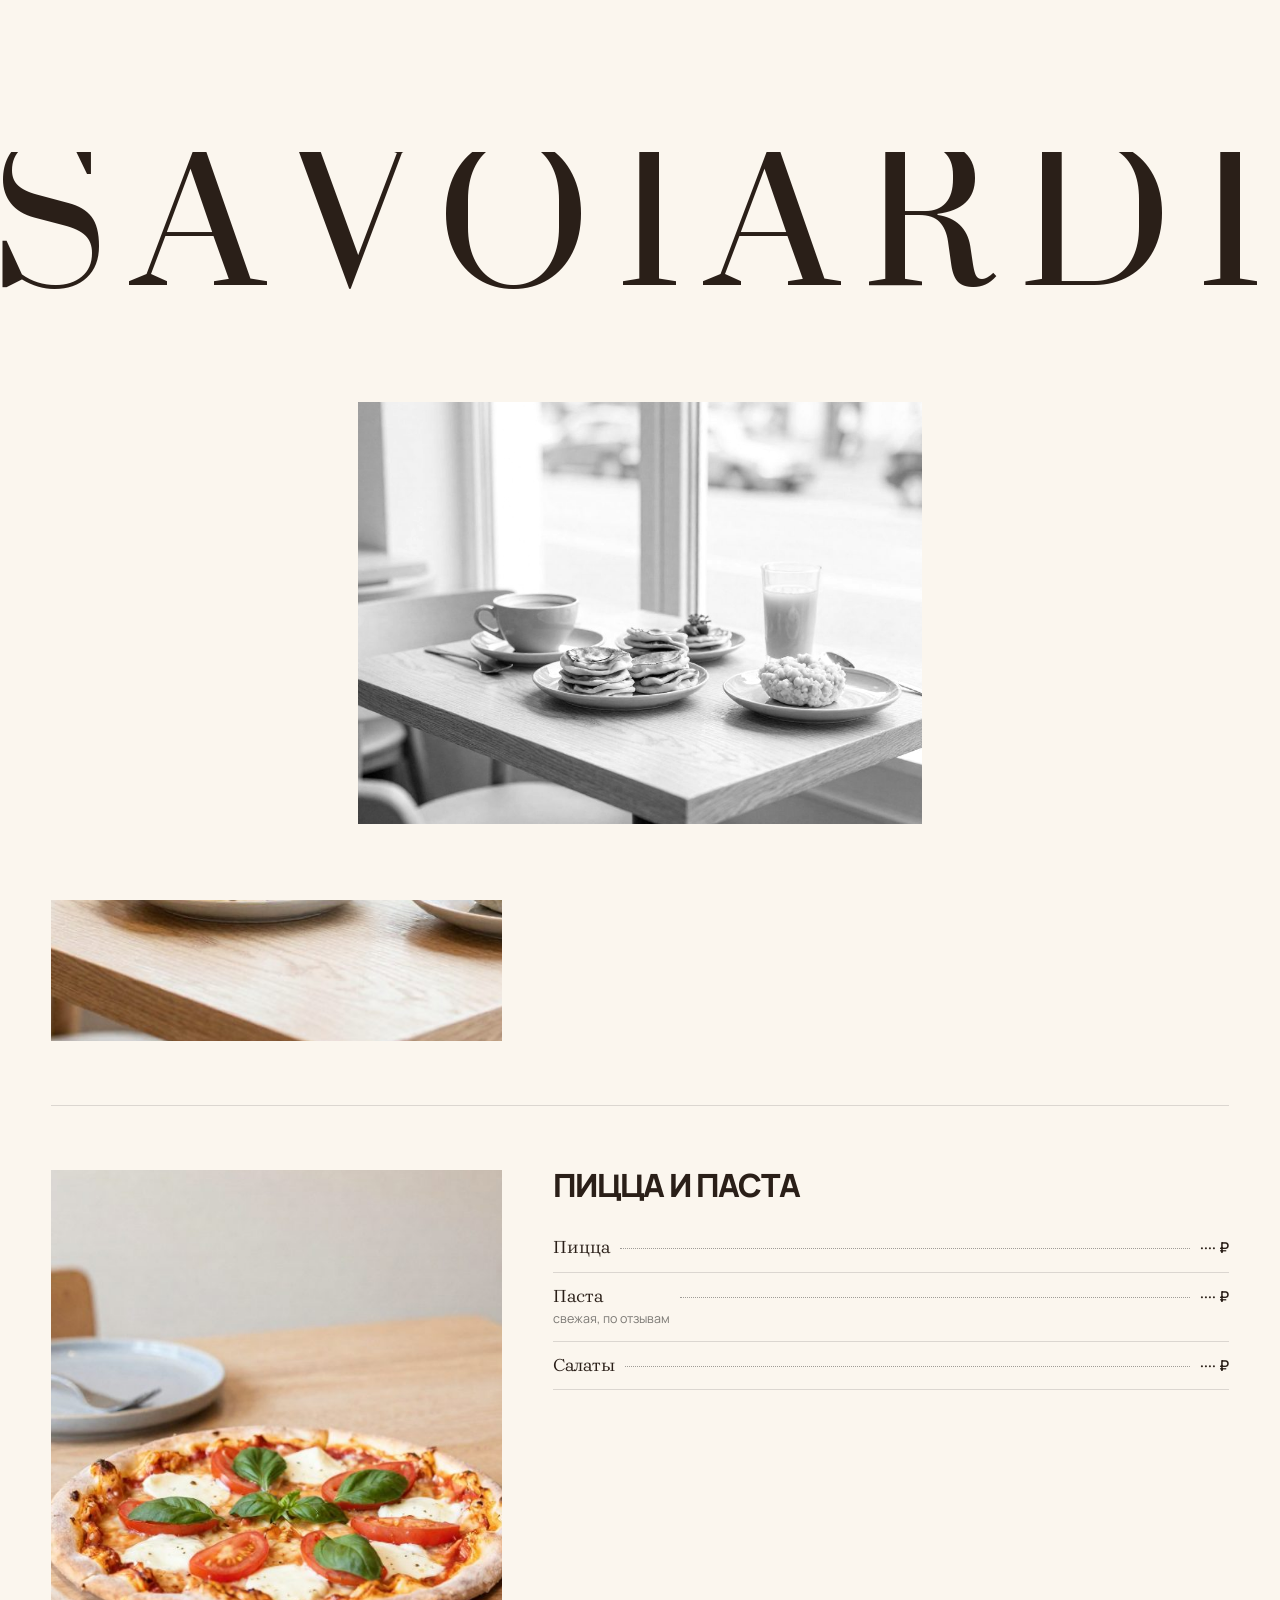
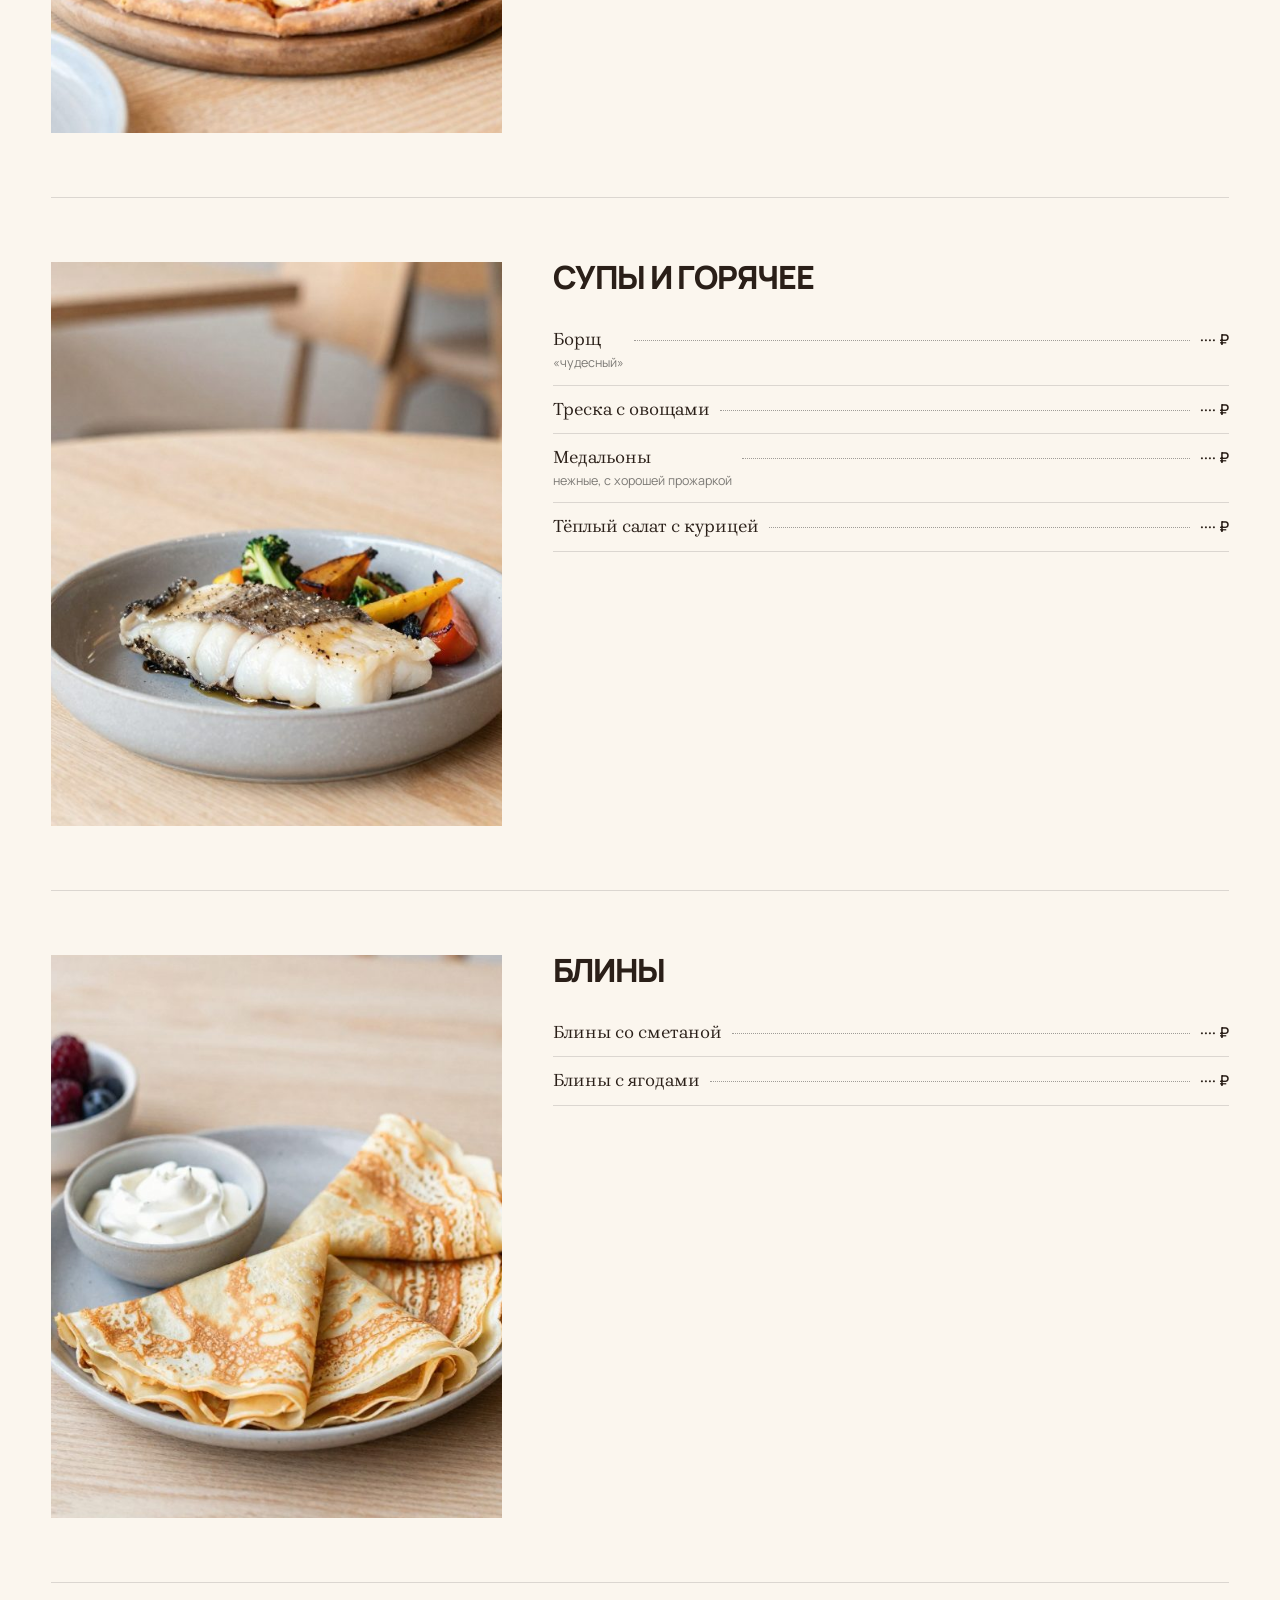
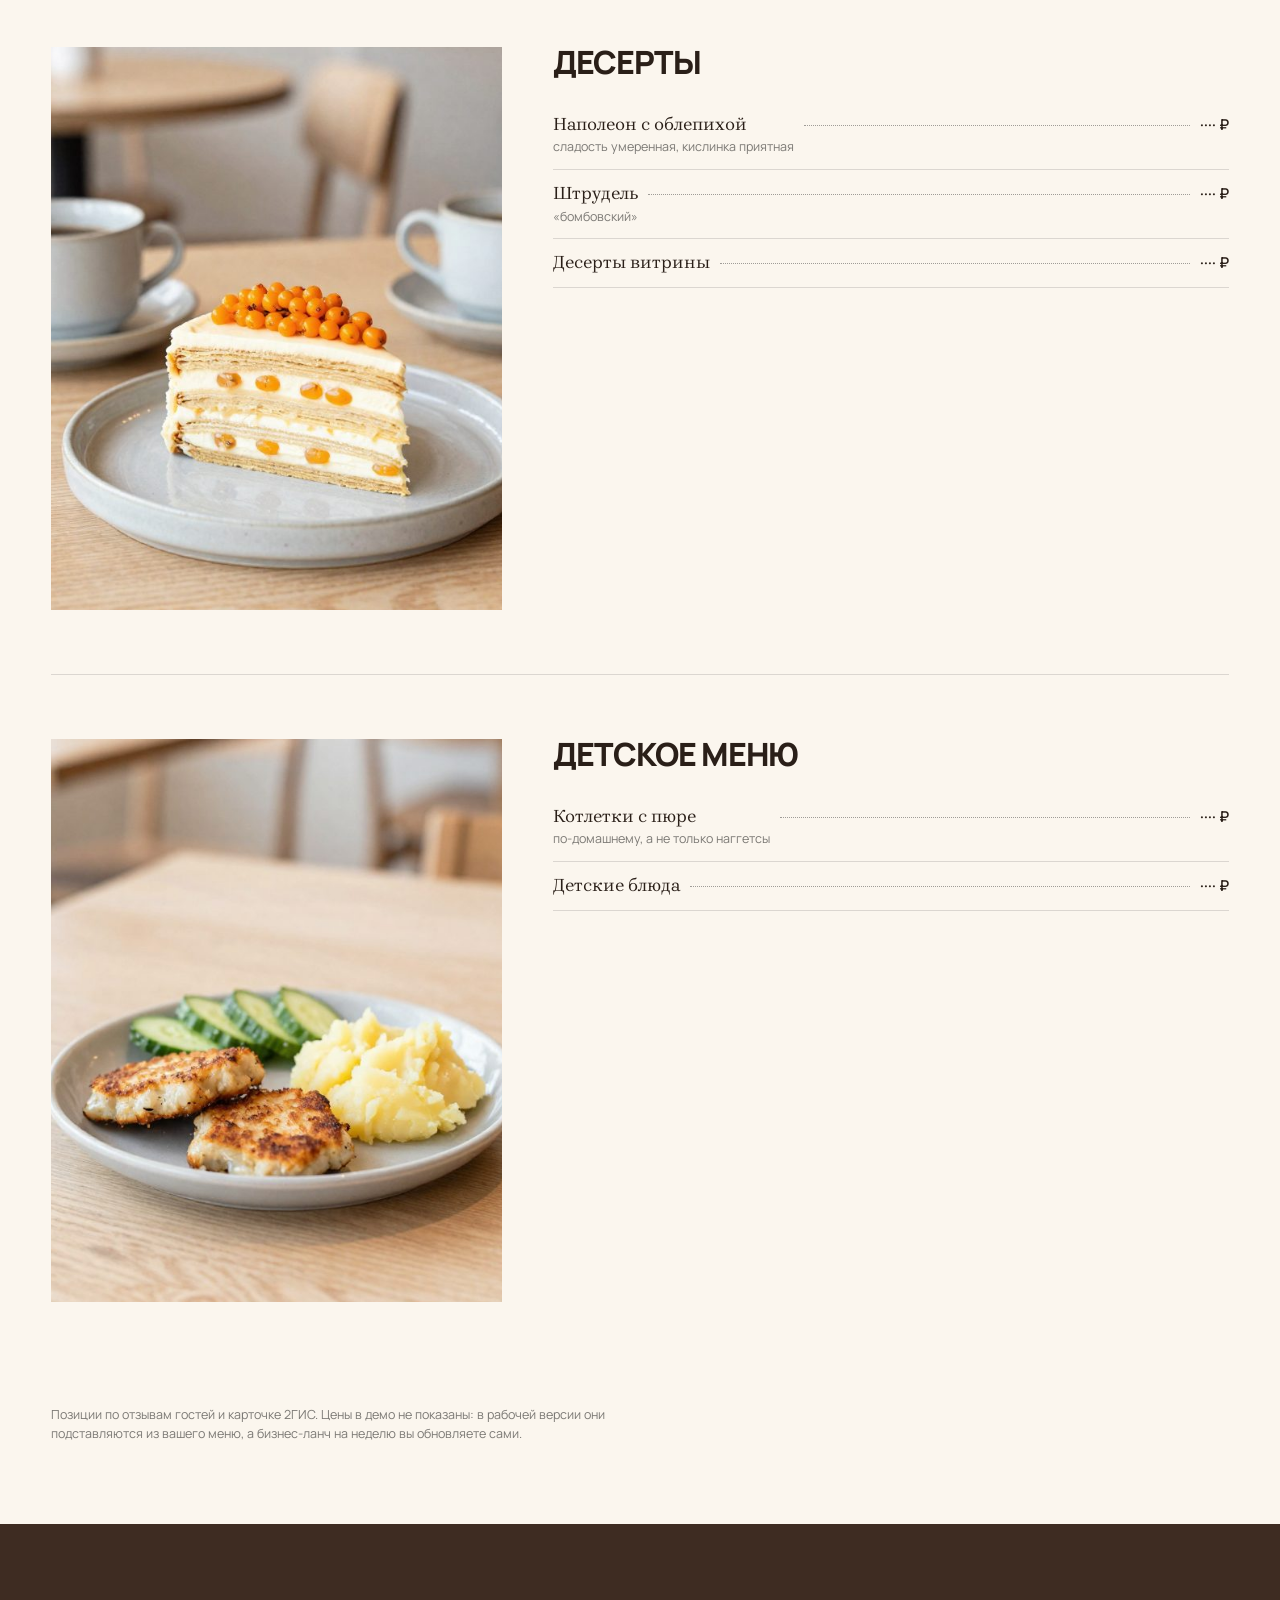
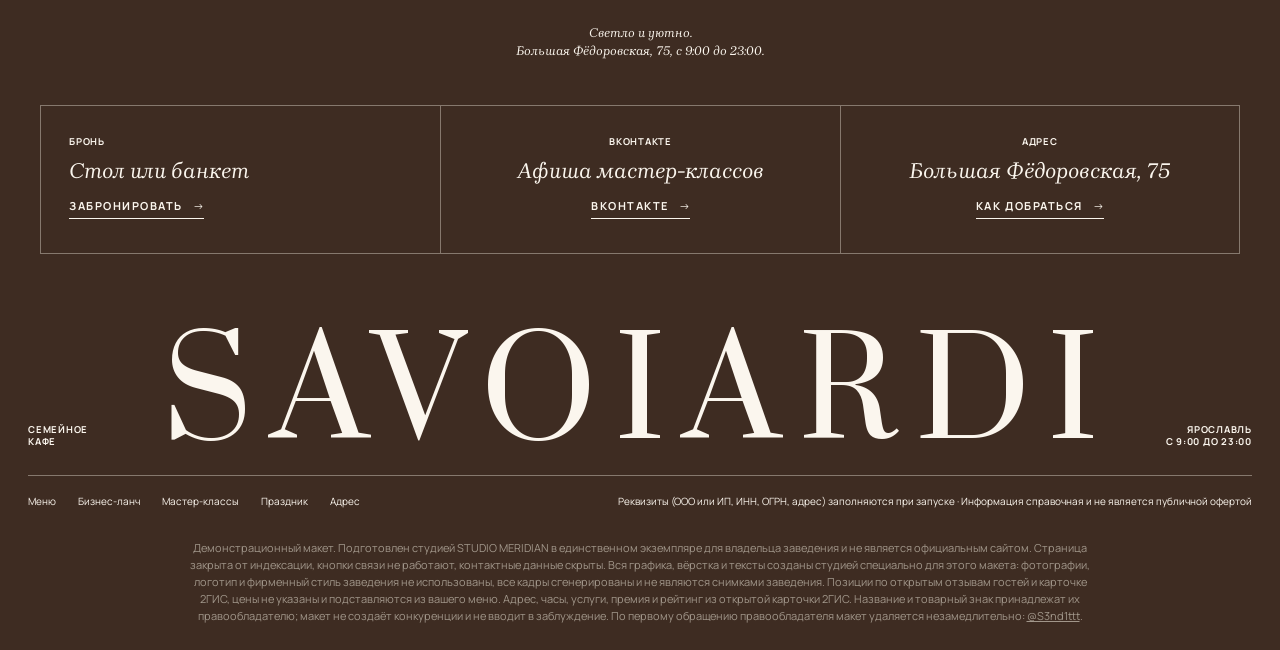
<file: menu/index.html>
<!DOCTYPE html>
<html lang="ru" data-v="2" data-base="../" class="nojs" data-tone="p">
<head>
<meta charset="UTF-8">
<meta name="viewport" content="width=device-width, initial-scale=1, viewport-fit=cover">
<meta name="robots" content="noindex, nofollow">
<title>Меню · Демо-макет сайта · STUDIO MERIDIAN</title>
<meta name="description" content="Меню семейного кафе SAVOIARDI в Ярославле: завтраки, бизнес-ланч, пицца, паста, блины, наполеон с облепихой, детское меню.">
<meta name="theme-color" content="#3E2C22">
<meta property="og:type" content="website">
<meta property="og:title" content="Демо-макет сайта · STUDIO MERIDIAN">
<meta property="og:description" content="Меню семейного кафе SAVOIARDI в Ярославле: завтраки, бизнес-ланч, пицца, паста, блины, наполеон с облепихой, детское меню.">
<meta property="og:url" content="https://sasakolpakoh227-a11y.github.io/savoiardi/menu/">
<meta property="og:image" content="https://sasakolpakoh227-a11y.github.io/savoiardi/img/og.jpg?v=2">
<link rel="icon" href="data:image/svg+xml,%3Csvg xmlns='http://www.w3.org/2000/svg' viewBox='0 0 40 40'%3E%3Crect width='40' height='40' rx='9' fill='%233E2C22'/%3E%3Crect x='7' y='17' width='26' height='6' rx='3' transform='rotate(-35 20 20)' fill='%23D9A75B'/%3E%3Crect x='7' y='17' width='26' height='6' rx='3' transform='rotate(35 20 20)' fill='%23FBF6EE'/%3E%3C/svg%3E">
<link rel="preload" href="../fonts/manrope.woff2" as="font" type="font/woff2" crossorigin>
<link rel="preload" href="../fonts/prata-latin.woff2" as="font" type="font/woff2" crossorigin>
<link rel="stylesheet" href="../skin.css?v=3e9a153c">
<link rel="stylesheet" href="../venue.css?v=e2744bd0">
<noscript><style>.curtain{display:none}</style></noscript>
</head>
<body>
<p class="demo-strip">Демо-макет студии MERIDIAN · не является официальным сайтом заведения</p>
<div class="curtain" aria-hidden="true"><p class="wm"><span style="--i:0">s</span><span style="--i:1">a</span><span style="--i:2">v</span><span style="--i:3">o</span><span style="--i:4">i</span><span style="--i:5">a</span><span style="--i:6">r</span><span style="--i:7">d</span><span style="--i:8">i</span></p><div class="pic"><div class="pi"><img src="../img/h-sav.jpg?v=2" alt="" decoding="async" width="1152" height="768"></div></div></div>
<div class="veil" aria-hidden="true"></div>
<header class="top">
  <nav class="nav" aria-label="Разделы"><a href="../menu/" aria-current="page">Меню</a><a href="../#lanch">Бизнес-ланч</a><a href="../#master">Мастер-классы</a><a href="../#prazdnik">Праздник</a><a href="../gde/">Адрес</a></nav>
  <button class="burger" type="button" aria-expanded="false" aria-controls="menu">Меню</button>
  <a class="logo" href="../" aria-label="SAVOIARDI, на главную"><svg class="lamp" viewBox="0 0 40 40" aria-hidden="true"><rect x="6" y="16.5" width="28" height="7" rx="3.5" transform="rotate(-35 20 20)" fill="currentColor"/><rect x="6" y="16.5" width="28" height="7" rx="3.5" transform="rotate(35 20 20)" fill="none" stroke="currentColor" stroke-width="1.8"/></svg><span>savoiardi</span></a>
  <div class="right"><span class="now" data-now></span><button type="button" data-hint="В рабочей версии кнопка открывает бронь стола или звонок администратору.">Забронировать</button></div>
</header>
<div class="menu" id="menu" hidden><nav aria-label="Меню"><a href="../menu/" aria-current="page">Меню</a><a href="../#lanch">Бизнес-ланч</a><a href="../#master">Мастер-классы</a><a href="../#prazdnik">Праздник</a><a href="../gde/">Адрес</a></nav></div>
<main class="menu-p" data-bg="p">

  <section class="mh"><p class="kick">Семейное кафе</p><h1 class="cap l rv"><span class="ln"><span>Меню</span></span></h1><nav class="mtabs" aria-label="Разделы меню"><a href="#zavtrak">Завтраки</a><a href="#pasta">Пицца и паста</a><a href="#goryachee">Супы и горячее</a><a href="#bliny">Блины</a><a href="#deserty">Десерты</a><a href="#deti">Детское меню</a></nav></section>
  <section class="mcat" id="zavtrak"><figure class="px"><img src="../img/h-sav.jpg?v=2" alt="Завтраки" loading="lazy" decoding="async" width="1152" height="768"></figure><div><h2 class="cap m">Завтраки</h2><ul class="mlist"><li><span><b>Завтраки</b><small>«наивкуснейшие», пишут гости</small></span><i></i><em>···· ₽</em></li><li><span><b>Капучино</b></span><i></i><em>···· ₽</em></li><li><span><b>Кофе с собой</b></span><i></i><em>···· ₽</em></li></ul></div></section>
  <section class="mcat" id="pasta"><figure class="px"><img src="../img/s-pizza.jpg?v=2" alt="Пицца и паста" loading="lazy" decoding="async" width="704" height="880"></figure><div><h2 class="cap m">Пицца и паста</h2><ul class="mlist"><li><span><b>Пицца</b></span><i></i><em>···· ₽</em></li><li><span><b>Паста</b><small>свежая, по отзывам</small></span><i></i><em>···· ₽</em></li><li><span><b>Салаты</b></span><i></i><em>···· ₽</em></li></ul></div></section>
  <section class="mcat" id="goryachee"><figure class="px"><img src="../img/s-cod.jpg?v=2" alt="Супы и горячее" loading="lazy" decoding="async" width="704" height="880"></figure><div><h2 class="cap m">Супы и горячее</h2><ul class="mlist"><li><span><b>Борщ</b><small>«чудесный»</small></span><i></i><em>···· ₽</em></li><li><span><b>Треска с овощами</b></span><i></i><em>···· ₽</em></li><li><span><b>Медальоны</b><small>нежные, с хорошей прожаркой</small></span><i></i><em>···· ₽</em></li><li><span><b>Тёплый салат с курицей</b></span><i></i><em>···· ₽</em></li></ul></div></section>
  <section class="mcat" id="bliny"><figure class="px"><img src="../img/s-blini.jpg?v=2" alt="Блины" loading="lazy" decoding="async" width="704" height="880"></figure><div><h2 class="cap m">Блины</h2><ul class="mlist"><li><span><b>Блины со сметаной</b></span><i></i><em>···· ₽</em></li><li><span><b>Блины с ягодами</b></span><i></i><em>···· ₽</em></li></ul></div></section>
  <section class="mcat" id="deserty"><figure class="px"><img src="../img/s-napoleon.jpg?v=2" alt="Десерты" loading="lazy" decoding="async" width="704" height="880"></figure><div><h2 class="cap m">Десерты</h2><ul class="mlist"><li><span><b>Наполеон с облепихой</b><small>сладость умеренная, кислинка приятная</small></span><i></i><em>···· ₽</em></li><li><span><b>Штрудель</b><small>«бомбовский»</small></span><i></i><em>···· ₽</em></li><li><span><b>Десерты витрины</b></span><i></i><em>···· ₽</em></li></ul></div></section>
  <section class="mcat" id="deti"><figure class="px"><img src="../img/s-kidsplate.jpg?v=2" alt="Детское меню" loading="lazy" decoding="async" width="704" height="880"></figure><div><h2 class="cap m">Детское меню</h2><ul class="mlist"><li><span><b>Котлетки с пюре</b><small>по-домашнему, а не только наггетсы</small></span><i></i><em>···· ₽</em></li><li><span><b>Детские блюда</b></span><i></i><em>···· ₽</em></li></ul></div></section>
  <p class="mnote">Позиции по отзывам гостей и карточке 2ГИС. Цены в демо не показаны: в рабочей версии они подставляются из вашего меню, а бизнес-ланч на неделю вы обновляете сами.</p>
</main>
<footer class="foot" data-bg="g">
  <p class="quote">Светло и уютно.<br>Большая Фёдоровская, 75, с 9:00 до 23:00.</p>
  <div class="boxes"><div class="box"><p class="k">Бронь</p><p class="it">Стол или банкет</p><button class="btn" type="button" data-hint="В рабочей версии бронь или звонок администратору.">Забронировать</button></div><div class="box"><p class="k">ВКонтакте</p><p class="it">Афиша мастер-классов</p><button class="btn" type="button" data-hint="В рабочей версии здесь ваша группа ВКонтакте.">ВКонтакте</button></div><div class="box"><p class="k">Адрес</p><p class="it">Большая Фёдоровская, 75</p><a class="btn" href="../gde/">Как добраться</a></div></div>
  <div class="sig"><p class="k">Семейное<br>кафе</p><p class="wm" aria-hidden="true">savoiardi</p><p class="k r">Ярославль<br>с 9:00 до 23:00</p></div>
  <div class="fine">
    <span><a href="../menu/">Меню</a><a href="../#lanch">Бизнес-ланч</a><a href="../#master">Мастер-классы</a><a href="../#prazdnik">Праздник</a><a href="../gde/">Адрес</a></span>
    <span>Реквизиты (ООО или ИП, ИНН, ОГРН, адрес) заполняются при запуске · Информация справочная и не является публичной офертой</span>
  </div>
  <p class="note">Демонстрационный макет. Подготовлен студией STUDIO MERIDIAN в единственном экземпляре для владельца заведения и не является официальным сайтом. Страница закрыта от индексации, кнопки связи не работают, контактные данные скрыты. Вся графика, вёрстка и тексты созданы студией специально для этого макета: фотографии, логотип и фирменный стиль заведения не использованы, все кадры сгенерированы и не являются снимками заведения. Позиции по открытым отзывам гостей и карточке 2ГИС, цены не указаны и подставляются из вашего меню. Адрес, часы, услуги, премия и рейтинг из открытой карточки 2ГИС. Название и товарный знак принадлежат их правообладателю; макет не создаёт конкуренции и не вводит в заблуждение. По первому обращению правообладателя макет удаляется незамедлительно: <a href="https://t.me/S3nd1ttt" target="_blank" rel="noopener">@S3nd1ttt</a>.</p>
</footer>
<div class="toast" role="status" aria-live="polite" hidden></div>
<a class="mer-badge" href="https://t.me/S3nd1ttt" target="_blank" rel="noopener">MERIDIAN · Демо</a>
<script src="../skin.js?v=94cd19e5"></script>
<script src="../venue.js?v=ce0a382e"></script>
</body>
</html>
</file>
<file: skin.css>
/* DEMOKIT, кожа MAISON: каркас MAISON CAFÉ (шрифты Manrope и Brygada 1918, SIL OFL) для демо реальным заведениям.
   Палитра и шрифты в переменных :root, заведение переопределяет их в своём venue.css. Фон меняется по разделам data-bg. */
@font-face{font-family:'MSans';src:url(fonts/manrope.woff2) format('woff2');font-weight:400 800;font-display:swap}
@font-face{font-family:'MSerif';src:url(fonts/brygada.woff2) format('woff2');font-weight:400 700;font-style:normal;font-display:swap}
@font-face{font-family:'MSerif';src:url(fonts/brygada-italic.woff2) format('woff2');font-weight:400 700;font-style:italic;font-display:swap}

:root{
  --gr:#1E1E1C;--gr2:#282826;--pa:#F1EEE7;--li:#E2DBCC;--kr:#D3BE98;--ink:#171716;--cream:#E9E3D6;--brass:#D9B26F;--acc:var(--brass);--disp:var(--sans);
  --sans:'MSans',system-ui,sans-serif;--serif:'MSerif',Georgia,serif;
  --ease:cubic-bezier(.2,.8,.2,1);--eio:cubic-bezier(.77,0,.175,1);--eo:cubic-bezier(.25,.46,.45,.94);--hd:64px;
}
html{--bg:var(--gr);--fg:var(--cream);--mut:rgba(233,227,214,.58);--line:rgba(233,227,214,.16);--line2:rgba(233,227,214,.42);--tile:#4A5A4F}
html[data-tone=p]{--bg:var(--pa);--fg:var(--ink);--mut:rgba(23,23,22,.56);--line:rgba(23,23,22,.14);--line2:rgba(23,23,22,.4);--tile:#8E8982}
html[data-tone=l]{--bg:var(--li);--fg:var(--ink);--mut:rgba(23,23,22,.56);--line:rgba(23,23,22,.15);--line2:rgba(23,23,22,.4);--tile:#8E8982}
html[data-tone=k]{--bg:var(--kr);--fg:var(--ink);--mut:rgba(23,23,22,.6);--line:rgba(23,23,22,.18);--line2:rgba(23,23,22,.45);--tile:#8E8475}
html.en .ru,html:not(.en) .en{display:none}
*,*::before,*::after{box-sizing:border-box}
html,body{overflow-x:clip}
body{margin:0;background:var(--bg);color:var(--fg);font:400 15px/1.5 var(--sans);-webkit-font-smoothing:antialiased;transition:background-color .8s var(--ease),color .8s var(--ease)}
img,video{display:block;max-width:100%;height:auto}
a{color:inherit;text-decoration:none}
button,input{font:inherit;color:inherit}
button{background:none;border:0;padding:0;cursor:pointer}
figure{margin:0}
p{margin:0}
h1{margin:0;font:inherit}
.vh{position:absolute;width:1px;height:1px;overflow:hidden;clip:rect(0 0 0 0);white-space:nowrap}
:focus-visible{outline:1px solid currentColor;outline-offset:3px}

/* ── шрифтовые роли ── */
.cap{font:800 18px/.88 var(--disp);text-transform:uppercase;letter-spacing:-.035em;margin:0}
.cap.xl{font-size:clamp(56px,8.6vw,136px)}
.cap.l{font-size:clamp(40px,5.2vw,82px)}
.cap.m{font-size:clamp(24px,2.5vw,38px);line-height:.94;letter-spacing:-.03em}
.cap.s{font-size:15px;line-height:1.05;letter-spacing:-.01em}
.cap.s2{font-size:clamp(22px,2vw,28px);line-height:.95;letter-spacing:-.02em}
.kick{font:400 20px/1.2 var(--serif);margin-bottom:14px;letter-spacing:-.01em}
.lead{font-size:14px;line-height:1.5;margin-top:28px}
.k{font:700 9.5px/1.35 var(--sans);text-transform:uppercase;letter-spacing:.08em}
.btn{display:inline-block;border:1px solid var(--line2);padding:11px 28px;font:600 9.5px/1 var(--sans);text-transform:uppercase;letter-spacing:.12em;transition:background .3s,color .3s,border-color .3s}
.btn:hover{background:var(--fg);color:var(--bg);border-color:var(--fg)}

/* ── проявление заголовков по строкам (маска) и мягкое появление ── */
.ln{display:block;overflow:hidden;padding-bottom:.13em;margin-bottom:-.13em}
.ln>span{display:block;transform:translateY(108%);transition:transform 1.1s var(--ease)}
.ln:nth-child(2)>span{transition-delay:.09s}.ln:nth-child(3)>span{transition-delay:.18s}
.rv.in .ln>span{transform:none}
.rv-f{opacity:0;transform:translateY(16px);transition:opacity 1s var(--ease) .25s,transform 1s var(--ease) .25s}
.rv-f.in{opacity:1;transform:none}
html.nojs .ln>span,html.nojs .rv-f{transform:none;opacity:1}

/* ── шторка-загрузчик: знак, снизу поднимается кадр, потом шторка уходит вверх ── */
.curtain{position:fixed;inset:0;z-index:200;background:var(--pa);color:var(--ink);display:flex;flex-direction:column;align-items:center;justify-content:center;overflow:hidden;transition:transform 1.1s var(--eio)}
.curtain .wm{font:500 clamp(84px,14vw,230px)/.86 var(--serif);letter-spacing:-.045em;position:relative;z-index:2;overflow:hidden;padding:0 .04em .12em;white-space:nowrap}
.curtain .wm span{display:inline-block;transform:translateY(110%);transition:transform 1.25s var(--eio) calc(var(--i) * 45ms)}
.curtain .pic{width:min(44vw,620px);aspect-ratio:4/3;overflow:hidden;margin-top:-.1em;transform:translateY(80vh);transition:transform 1.6s var(--eio) .2s}
.curtain .pi{width:100%;height:100%;transform:translateY(-10%) scale(1.1);transition:transform 1.6s var(--eio) .2s}
.curtain .pic img{width:100%;height:100%;object-fit:cover;filter:grayscale(1) contrast(1.05)}
html.c1 .curtain .wm span{transform:none}
html.c1 .curtain .pic{transform:translateY(18%)}
html.c1 .curtain .pi{transform:translateY(0) scale(1.1)}
html.c2 .curtain{transform:translateY(-100%)}
html.c2 .curtain .pi{transform:translateY(40%) scale(1.2)}
html.quick .curtain{background:var(--gr);color:var(--cream);transition-duration:.8s}
html.quick .curtain .pic{display:none}
html.quick .curtain .wm span{transition-duration:.7s;transition-delay:calc(var(--i) * 18ms)}
html.c3 .curtain{display:none}
/* шторка между страницами: графит опускается сверху, новая страница открывается из-под неё */
.veil{position:fixed;inset:0;z-index:190;background:var(--gr);transform:translateY(-100%);transition:transform .75s var(--eio);pointer-events:none}
html.leaving .veil{transform:none}

/* ── шапка ── */
.top{position:sticky;top:0;z-index:50;height:var(--hd);display:grid;grid-template-columns:1fr auto 1fr;align-items:center;padding:0 28px;background:var(--bg);border-bottom:1px solid var(--line);transition:background-color .8s var(--ease),transform .5s cubic-bezier(.455,.03,.515,.955)}
html.hd-up .top{transform:translateY(-101%)}
.nav{display:flex;gap:22px;font-size:11.5px}
.nav a{position:relative;padding:4px 0}
.nav a::after{content:'';position:absolute;left:50%;bottom:-3px;height:1px;width:0;background:currentColor;transform:translateX(-50%);transition:width .5s cubic-bezier(.455,.03,.515,.955)}
.nav a:hover::after{width:100%}
.nav a[aria-current]::after{width:14px}
.nav a[aria-current]:hover::after{width:100%}
.logo{font:500 33px/1 var(--serif);letter-spacing:-.035em;white-space:nowrap}
.right{display:flex;justify-content:flex-end;align-items:center;gap:18px;font-size:11.5px;white-space:nowrap}
.langs{display:flex;gap:9px}
.langs button{color:var(--mut)}
.langs button[aria-pressed=true]{color:var(--fg)}
.burger{display:none;font-size:11.5px;justify-self:start}
.menu{position:fixed;inset:var(--hd) 0 0;z-index:49;background:var(--bg);padding:30px 24px}
.menu nav{display:flex;flex-direction:column;gap:6px}
.menu a{font:800 34px/1.05 var(--sans);text-transform:uppercase;letter-spacing:-.03em}

/* ── первый экран ── */
.hero{min-height:calc(100svh - var(--hd));display:flex;flex-direction:column;align-items:center;justify-content:center;text-align:center;padding:60px 24px 90px}
.hero .lead{max-width:520px}
.hero .btn{margin-top:30px}
.hbtns{display:flex;flex-wrap:wrap;justify-content:center;gap:10px}.hbtns .btn{margin:30px 0 0 !important}

/* ── пара видео: растёт по прокрутке ── */
.duo{height:190vh;--k:0}
.duo .stick{position:sticky;top:var(--hd);height:calc(100svh - var(--hd));display:grid;place-items:center}
.duo .pair{display:grid;grid-template-columns:1fr 1fr;width:calc(54vw + 36vw * var(--k));max-width:calc((100svh - var(--hd) - 60px) * 1.7)}
.duo figure{aspect-ratio:5/6;overflow:hidden;background:var(--gr2)}
.duo img,.duo video{width:100%;height:100%;object-fit:cover}

/* ── линейки и сетка пачек ── */
.ranges{padding:130px 24px 120px;text-align:center}
.grid{display:grid;grid-template-columns:repeat(3,1fr);gap:22px;max-width:1260px;margin:56px auto 50px;text-align:left}
.card{display:block}
.card .ph{position:relative;display:block;aspect-ratio:4/5;overflow:hidden;background:var(--tile)}
.card .ph img{position:absolute;inset:0;width:100%;height:100%;object-fit:cover;transition:opacity .6s var(--ease),transform 1.2s var(--ease)}
.card .ph .alt{opacity:0}
.card:hover .ph .alt{opacity:1}
.card:hover .ph img{transform:scale(1.025)}
.card .meta{display:grid;grid-template-columns:1fr auto;gap:2px 12px;padding:14px 0 6px}
.card .meta b{font:800 12.5px/1.2 var(--sans);text-transform:uppercase;letter-spacing:-.01em}
.card .meta .pr{position:relative;font-size:10.5px;padding-bottom:2px;align-self:start}
.card .meta .pr::after{content:'';position:absolute;left:0;right:0;bottom:0;height:1px;background:currentColor;transform:scaleX(0);transform-origin:left;transition:transform .5s cubic-bezier(.455,.03,.515,.955)}
.card:hover .meta .pr::after{transform:scaleX(1)}
.card .meta small{grid-column:1/-1;font-size:11px;color:var(--mut)}
.card[hidden]{display:none}
.tabs{display:flex;flex-wrap:wrap;justify-content:center;gap:8px;margin-top:36px}
.tabs button{border:1px solid var(--line);padding:9px 16px;font:600 9.5px/1 var(--sans);text-transform:uppercase;letter-spacing:.1em}
.tabs button[aria-pressed=true]{background:var(--fg);color:var(--bg);border-color:var(--fg)}
.shop .grid{margin-top:40px}
.banner{padding:140px 24px;text-align:center}
.banner .lead{max-width:460px;margin:26px auto 0}

/* ── парящий коллаж ── */
.collage{position:relative;padding:40px 0 120px}
.fl{position:relative;height:150vh;max-width:1400px;margin:0 auto}
.fl figure{position:absolute;overflow:hidden;background:var(--gr2);will-change:transform}
.fl img{width:100%;height:100%;object-fit:cover}
.fl .c0{left:50%;top:6vh;width:min(36vw,520px);aspect-ratio:3/4;margin-left:calc(min(36vw,520px) / -2);z-index:1}
.fl .c1{left:12%;top:26vh;width:11vw;aspect-ratio:4/5;z-index:2}
.fl .c2{right:13%;top:12vh;width:10vw;aspect-ratio:3/4}
.fl .c3{left:23%;top:96vh;width:10vw;aspect-ratio:1;z-index:2}
.fl .c4{right:22%;top:104vh;width:11vw;aspect-ratio:1;z-index:2}
.fl .c5{left:6%;top:70vh;width:9vw;aspect-ratio:1}
.collage .say{text-align:center;padding:0 24px;margin-top:-8vh;position:relative;z-index:3}
.collage .say .btn{margin-top:30px}

/* ── обжарка во всю ширину ── */
.roast .wide{height:100svh;overflow:hidden;background:var(--gr2)}
.roast .wide img,.roast .wide video{width:100%;height:100%;object-fit:cover;transform:scale(var(--z,1.12));will-change:transform}

/* ── кофейни на главной ── */
.stores{padding:120px 24px 110px;text-align:center}
.rows{max-width:1400px;margin:44px auto 40px;border-top:1px solid var(--line);text-align:left}
.ex{border-bottom:1px solid var(--line);transition:background .4s}
.ex.open{background:rgba(255,255,255,.05)}
.row{display:grid;grid-template-columns:auto 1fr auto;align-items:baseline;gap:16px;width:100%;text-align:left;padding:22px 18px 18px;transition:padding .5s var(--ease)}
.row b{font:800 clamp(24px,3.6vw,54px)/.95 var(--sans);letter-spacing:-.035em;text-transform:uppercase}
.row .ad{font:400 clamp(13px,1.5vw,22px)/1.2 var(--serif);color:var(--mut)}
.row .more{display:flex;align-items:center;gap:10px;font:600 9px/1 var(--sans);text-transform:uppercase;letter-spacing:.1em;opacity:.55;transition:opacity .3s}
.row .more svg{width:22px;height:22px;border-radius:50%;transition:transform .5s var(--ease),background .5s,color .5s}
.row:hover{padding-left:28px}
.row:hover .more,.ex.open .more{opacity:1}
.row:hover .more svg{background:var(--fg);color:var(--bg)}
.ex.open .more svg{transform:rotate(45deg)}
.exb{display:grid;grid-template-rows:0fr;transition:grid-template-rows .9s cubic-bezier(.645,.045,.355,1)}
.ex.open .exb{grid-template-rows:1fr}
.exi{overflow:hidden}
.drag{display:flex;gap:16px;overflow-x:auto;scrollbar-width:none;padding:6px 18px 40px;cursor:grab;user-select:none;-webkit-user-select:none}
.drag::-webkit-scrollbar{display:none}
.drag.grabbing{cursor:grabbing}
.drag figure{flex:0 0 min(22vw,300px);aspect-ratio:2/3;overflow:hidden;background:var(--gr2)}
.drag img{width:100%;height:100%;object-fit:cover;pointer-events:none}
.drag .info{flex:0 0 260px;display:flex;flex-direction:column;justify-content:flex-end;gap:14px;padding:0 10px}
.drag .info .it{font:italic 400 22px/1.2 var(--serif)}
.drag .info .k{color:var(--mut)}
.drag .info .btn{align-self:flex-start}

/* ── плейлист: курсивная бегущая строка, обложка у курсора ── */
.playlist{padding:110px 0 120px;text-align:center;position:relative}
.mqs{margin:40px 0 44px}
.mq{overflow:hidden;white-space:nowrap}
.mqi{display:inline-block;font:italic 400 max(36px,5.4vw)/1.2 var(--serif);letter-spacing:-.02em;animation:mq 90s linear infinite}
.mq.rev .mqi{animation-direction:reverse;animation-duration:110s}
.mqs:hover .mqi{animation-play-state:paused}
.tr{padding:0 .12em;transition:color .3s}
.mqs:hover .tr{color:var(--mut)}
.mqs .tr:hover{color:var(--fg)}
@keyframes mq{to{transform:translateX(-50%)}}
.cover{position:fixed;left:0;top:0;width:200px;aspect-ratio:1;pointer-events:none;z-index:40;opacity:0;transform:translate(-50%,-50%) scale(.85);transition:opacity .25s,transform .35s var(--ease)}
.cover.on{opacity:1;transform:translate(-50%,-50%) scale(1)}
.cover img{width:100%;height:100%;object-fit:cover;box-shadow:0 18px 40px rgba(0,0,0,.35)}
.pl-note{margin-top:14px;font-size:12px;color:var(--mut)}

/* ── подвал ── */
.foot{background:var(--gr);color:var(--cream);--mut:rgba(233,227,214,.58);--line:rgba(233,227,214,.16);--line2:rgba(233,227,214,.42);padding:100px 28px 26px}
.foot .quote{text-align:center;font-size:13px;line-height:1.45}
.boxes{display:grid;grid-template-columns:repeat(3,1fr);max-width:1200px;margin:44px auto 90px;border:1px solid var(--line2)}
.box{padding:30px 28px 34px;display:flex;flex-direction:column;align-items:center;text-align:center;gap:10px}
.box+.box{border-left:1px solid var(--line2)}
.box:first-child{align-items:flex-start;text-align:left}
.box .it{font:italic 400 22px/1.15 var(--serif);margin-bottom:6px}
.mail{display:flex;width:min(260px,100%);border-bottom:1px solid var(--line2)}
.mail input{flex:1;min-width:0;background:none;border:0;padding:8px 0;font-size:12px;outline:0}
.mail input::placeholder{color:var(--mut)}
.mail button{padding:0 4px}
.said{font-size:11px;color:var(--mut)}
.foot .btn:hover{background:var(--cream);color:var(--gr);border-color:var(--cream)}
.sig{display:grid;grid-template-columns:1fr auto 1fr;align-items:end;max-width:1400px;margin:0 auto;padding-bottom:26px;border-bottom:1px solid var(--line2)}
.sig .wm{font:500 clamp(70px,10.5vw,168px)/.78 var(--serif);letter-spacing:-.05em;white-space:nowrap}
.sig .r{text-align:right}
.fine{display:flex;justify-content:space-between;gap:20px;flex-wrap:wrap;max-width:1400px;margin:18px auto 0;font-size:10px}
.fine span:first-child{display:flex;gap:22px}
.fine a:hover{text-decoration:underline}
.foot .note{max-width:1400px;margin:22px auto 0;font-size:10.5px;line-height:1.5;color:var(--mut)}
.foot .note a{text-decoration:underline}

/* ── корзина ── */
.cart{position:fixed;inset:0;z-index:120;background:rgba(10,10,9,.42);opacity:0;visibility:hidden;transition:opacity .4s,visibility .4s}
.cart.open{opacity:1;visibility:visible}
.cart .panel{position:absolute;top:0;right:0;bottom:0;width:min(440px,100%);background:var(--pa);color:var(--ink);display:flex;flex-direction:column;transform:translateX(100%);transition:transform .6s var(--ease)}
.cart.open .panel{transform:none}
.cart .hd{display:flex;justify-content:space-between;align-items:center;padding:0 24px;height:var(--hd);border-bottom:1px solid rgba(23,23,22,.14)}
.cart .x{font-size:11.5px}
.cart .body{flex:1;overflow:auto;padding:22px 24px}
.cart ul{list-style:none;margin:0;padding:0}
.cart li{display:grid;grid-template-columns:72px 1fr auto;gap:14px;align-items:center;padding:12px 0;border-bottom:1px solid rgba(23,23,22,.12)}
.cart li img{width:72px;aspect-ratio:4/5;object-fit:cover;background:#8E8982}
.cart li b{display:block;font:800 12px/1.2 var(--sans);text-transform:uppercase}
.cart li small{display:block;font-size:11px;color:rgba(23,23,22,.6);margin-top:3px}
.cart .q{display:flex;align-items:center;gap:10px;font-size:12px}
.cart .q button{width:22px;height:22px;border:1px solid rgba(23,23,22,.3)}
.cart .sum{display:flex;justify-content:space-between;margin:20px 0;font:800 13px/1 var(--sans);text-transform:uppercase}
.cart .go{display:block;text-align:center;background:var(--ink);color:var(--pa);padding:15px;font:600 10px/1 var(--sans);text-transform:uppercase;letter-spacing:.12em}
.cart .fine2{margin-top:12px;font-size:11px;color:rgba(23,23,22,.6)}
.cart .empty{text-align:center;padding-top:60px}
.cart .empty p{font:italic 400 22px/1.2 var(--serif);margin-bottom:22px}
.cart .empty .btn{border-color:rgba(23,23,22,.4)}

/* ── страница товара ── */
.pdp .buy{display:grid;grid-template-columns:minmax(0,1.62fr) minmax(320px,1fr);border-bottom:1px solid var(--line)}
.pics{display:grid;grid-template-columns:1.62fr 1fr}
.pics figure{overflow:hidden;background:var(--tile)}
.pics .a{grid-column:1/-1;aspect-ratio:1/1.02}
.pics .b,.pics .c{aspect-ratio:1/1}
.pics .c{aspect-ratio:auto}
.pics img{width:100%;height:100%;object-fit:cover}
.panel{border-left:1px solid var(--line)}
.panel .in{position:sticky;top:var(--hd);padding:36px 40px 44px}
.panel .k{color:var(--mut)}
.panel h1{margin-top:10px}
.notes{font:italic 400 15px/1.35 var(--serif);margin-top:12px}
.price{font-size:13px;margin-top:14px}
.opt{margin-top:22px}
.seg{display:flex;flex-wrap:wrap;gap:6px;margin-top:8px}
.seg button{border:1px solid var(--line);padding:8px 12px;font-size:11px}
.seg button[aria-pressed=true]{border-color:var(--fg)}
.addrow{display:grid;grid-template-columns:auto 1fr;gap:8px;margin-top:24px}
.qty{display:flex;align-items:center;border:1px solid var(--line2)}
.qty button{width:34px;height:40px}
.qty span{min-width:20px;text-align:center;font-size:12px}
.add{background:var(--fg);color:var(--bg);font:600 9.5px/1 var(--sans);text-transform:uppercase;letter-spacing:.12em;transition:opacity .3s}
.add:hover{opacity:.85}
.add.done{opacity:.6}
.pts{list-style:none;padding:0;margin:24px 0 30px}
.panel dl{margin:0}
.panel dl div{display:grid;grid-template-columns:110px 1fr;gap:14px;padding:16px 0;border-top:1px solid var(--line2)}
.panel dt{font:800 9px/1.4 var(--sans);text-transform:uppercase;letter-spacing:.06em}
.panel dd{margin:0;font-size:11.5px;line-height:1.45}
.act{display:grid;grid-template-columns:minmax(0,1.62fr) minmax(320px,1fr);border-bottom:1px solid var(--line)}
.act .cell{border-bottom:1px solid var(--line)}
.act .cell:nth-child(odd){border-right:1px solid var(--line)}
.act .circ{display:grid;place-items:center;padding:60px}
.act .circ .px{width:min(30vw,380px);aspect-ratio:1;border-radius:50%;background:var(--tile)}
.act .txt{padding:46px 40px;display:flex;flex-direction:column;justify-content:center;gap:18px}
.act .txt.c{align-items:center;text-align:center}
.act .wide2{min-height:44vh;position:relative;background:var(--tile)}
.act .wide2 .px{position:absolute;inset:0}
.act .sm{font-size:12px;max-width:260px;color:var(--mut)}
.sign{width:90px;height:52px}
.ranges.more{padding-top:110px}

/* ── кофейни: список и своя карта ── */
.find{display:grid;grid-template-columns:400px 1fr;height:calc(100svh - var(--hd))}
.find .list{padding:30px 28px;overflow:auto;border-right:1px solid var(--line)}
.find .q{width:100%;border:1px solid var(--line2);background:none;padding:12px 14px;font-size:11px;letter-spacing:.06em;text-transform:uppercase;outline:0}
.find .q::placeholder{color:var(--mut)}
.spots{list-style:none;margin:20px 0 0;padding:0}
.spots button{display:block;width:100%;text-align:left;padding:18px 0;border-bottom:1px solid var(--line)}
.spots b{display:block;font:800 13px/1.2 var(--sans);text-transform:uppercase;letter-spacing:-.01em}
.spots .ad{display:block;font:400 13px/1.3 var(--serif);margin:6px 0 4px}
.spots .k{color:var(--mut)}
.spots button[aria-current] b{text-decoration:underline;text-underline-offset:4px}
.mapbox{position:relative;overflow:hidden;background:#DCD5C6;touch-action:none;cursor:grab}
.mapbox.grab{cursor:grabbing}
.mapbox .layer{position:absolute;left:0;top:0;transform-origin:0 0}
.mapbox .layer svg{display:block}
.mapbox .zoom{position:absolute;right:16px;top:16px;z-index:3;display:flex;flex-direction:column;border:1px solid rgba(23,23,22,.3);background:var(--pa)}
.mapbox .zoom button{width:34px;height:34px;color:var(--ink)}
.mapbox .zoom button+button{border-top:1px solid rgba(23,23,22,.2)}
.mapbox .attr{position:absolute;right:10px;bottom:8px;z-index:3;font-size:9.5px;color:rgba(23,23,22,.65);background:rgba(241,238,231,.8);padding:2px 6px}
.pin{position:absolute;z-index:2;width:34px;height:34px;margin:-17px 0 0 -17px;border-radius:50%;background:var(--ink);color:var(--pa);display:grid;place-items:center;font:500 19px/1 var(--serif);box-shadow:0 0 0 3px var(--pa);transition:transform .3s var(--ease)}
.pin::before{content:'m';margin-top:-3px}
.pin i{position:absolute;left:44px;top:50%;transform:translateY(-50%);white-space:nowrap;font:800 10px/1 var(--sans);font-style:normal;text-transform:uppercase;letter-spacing:.04em;color:var(--ink);background:var(--pa);padding:6px 8px;opacity:0;transition:opacity .3s;pointer-events:none}
.pin.on{transform:scale(1.18)}
.pin.on i,.pin:hover i{opacity:1}

/* ── день сети ── */
.dh{text-align:center;padding:70px 24px 60px}
.script{font:italic 400 clamp(88px,13vw,210px)/.92 var(--serif);letter-spacing:-.03em;margin:0}
.dh .lead{margin-top:18px}
.mas{display:grid;grid-template-columns:repeat(3,1fr);gap:44px;max-width:1260px;margin:0 auto;padding:20px 24px 130px}
.mas .col{display:flex;flex-direction:column;gap:56px}
.mas .col:nth-child(2){padding-top:110px}
.mas .col:nth-child(3){padding-top:40px}
.mas .px{background:var(--tile)}
.mas .t .px{aspect-ratio:3/4}
.mas .w .px{aspect-ratio:4/3}
.mas .cap2{display:grid;gap:4px;margin-top:12px;font-size:12px;line-height:1.45}
.mas .cap2 .k{color:var(--mut)}
.mas .cap2 b{font:800 12.5px/1.2 var(--sans);text-transform:uppercase}
.qt{border:1px solid var(--line2);padding:28px 26px;display:flex;flex-direction:column;gap:22px;min-height:220px;justify-content:space-between}
.qt .cap{font-size:clamp(20px,1.8vw,26px)}

/* ── вакансии ── */
.jh{text-align:center;padding:90px 24px 70px}
.jh .big{font:400 clamp(28px,3.3vw,50px)/1.14 var(--serif);max-width:1000px;margin:22px auto 0;letter-spacing:-.015em}
.jg{display:grid;grid-template-columns:1.2fr 1fr;gap:64px;align-items:center;max-width:1240px;margin:0 auto;padding:0 24px 90px}
.jg .px{aspect-ratio:4/3;background:var(--tile)}
.jg .sm{font-size:13px;line-height:1.55;margin:16px 0 26px;max-width:420px}
.roles{list-style:none;margin:0;padding:0;border-top:1px solid var(--line2)}
.roles li{display:grid;grid-template-columns:1fr auto;gap:2px 16px;padding:14px 0;border-bottom:1px solid var(--line2)}
.roles b{font:800 13px/1.2 var(--sans);text-transform:uppercase}
.roles .ad{font:400 13px/1.3 var(--serif);grid-column:1}
.roles .k{grid-row:1/3;grid-column:2;align-self:center;color:var(--mut)}
.jbox{padding:0 24px 130px}
.jbox .frame{max-width:760px;margin:0 auto;border:1px solid var(--line2);padding:64px 24px;text-align:center;display:flex;flex-direction:column;align-items:center;gap:16px}
.jbox .it{font:italic 400 30px/1.1 var(--serif)}
.jbox .tg{font:800 20px/1.2 var(--sans);border-bottom:1px solid currentColor;padding-bottom:2px}
.jbox .k{color:var(--mut)}

/* ── о нас ── */
.about{background-image:radial-gradient(rgba(255,255,255,.035) 1px,transparent 1px);background-size:3px 3px}
.ah{position:relative;max-width:1060px;margin:0 auto;padding:130px 24px 110px}
.ah .who{position:absolute;right:24px;top:40px;text-align:right;color:var(--mut)}
.ah .big{font:400 clamp(26px,2.9vw,44px)/1.2 var(--serif);letter-spacing:-.015em}
.ah .big+.big{margin-top:.6em}
.trio{display:grid;grid-template-columns:1fr 1.25fr 1fr;gap:18px;padding:0 28px 110px;align-items:end}
.trio .px{aspect-ratio:3/4;background:var(--tile)}
.trio .tf:nth-child(2) .px{aspect-ratio:4/5}
.trio .tf .k{margin-top:10px;color:var(--mut)}
.nums{display:grid;grid-template-columns:repeat(4,1fr);border-top:1px solid var(--line);border-bottom:1px solid var(--line);margin:0 28px 110px}
.nums div{padding:34px 24px;display:flex;flex-direction:column;gap:10px}
.nums div+div{border-left:1px solid var(--line)}
.nums b{font:800 clamp(44px,5vw,76px)/.9 var(--sans);letter-spacing:-.04em}

/* ── кадры в рамках: внутри чуть больше рамки, едут при прокрутке, при появлении уменьшаются со 110 % ── */
.px{position:relative;overflow:hidden}
.px>img,.px>video{display:block;width:100%;height:100%;object-fit:cover;scale:1.26;translate:0 var(--py,0px);transition:scale 1.8s var(--eo)}
.px.in>img,.px.in>video{scale:1.14}
.pics .px>img{scale:1.08;object-position:50% 58%}
.pics .px.in>img{scale:1.03}
.duo .px>video,.duo .px>img{scale:1.08}
.duo .px.in>video,.duo .px.in>img{scale:1.02}
.sd img{scale:1.1;transition:opacity .6s var(--ease),transform 1.2s var(--ease),scale 1.6s var(--eo)}
.sd.in img{scale:1}
.cap.xxl{font-size:clamp(56px,10.3vw,190px);line-height:.82}
.btn.dark{background:var(--ink);color:var(--pa);border-color:var(--ink)}
.btn.dark:hover{background:transparent;color:var(--ink)}
.foot .fine a{position:relative}
.foot .fine a::after{content:'';position:absolute;left:0;right:0;top:calc(100% + 3px);height:1px;background:currentColor;transform:scaleX(0);transition:transform .5s cubic-bezier(.455,.03,.515,.955)}
.foot .fine a:hover{text-decoration:none}
.foot .fine a:hover::after{transform:scaleX(1)}

/* ── страница сорта: свежесть, вкус, рецепт, подписка, пара, финал, плашка ── */
.fresh{display:flex;align-items:center;gap:8px;font-size:11.5px;margin-top:10px}
.fresh i{width:7px;height:7px;border-radius:50%;background:#6E9B5C;box-shadow:0 0 0 0 rgba(110,155,92,.6);animation:pulse 2.4s infinite}
@keyframes pulse{70%{box-shadow:0 0 0 7px rgba(110,155,92,0)}100%{box-shadow:0 0 0 0 rgba(110,155,92,0)}}
.bars{display:grid;gap:7px;margin-top:20px}
.bar{display:grid;grid-template-columns:96px 1fr;align-items:center}
.bar .k{color:var(--mut)}
.bar .dots{display:flex;gap:4px}
.bar i{width:22px;height:4px;background:var(--line);transition:background .6s}
.bar i.on{background:var(--fg)}
.rc{font:italic 400 13.5px/1.4 var(--serif);margin-top:10px;padding-left:12px;border-left:1px solid var(--line2)}
.seg b{font-weight:800;margin-left:4px}
.add{position:relative;overflow:hidden}
.add .t2{position:absolute;inset:0;display:grid;place-items:center;transform:translateY(100%);transition:transform .5s var(--eio)}
.add .t1{display:block;transition:transform .5s var(--eio)}
.add.done .t1{transform:translateY(-140%)}
.add.done .t2{transform:none}
.pairl{display:grid;gap:4px;margin-top:6px;padding:16px 0 0;border-top:1px solid var(--line2)}
.pairl .k{color:var(--mut)}
.pairl b{font:800 13px/1.2 var(--sans);text-transform:uppercase}
.pairl small{font-size:11.5px;color:var(--mut)}
.pairl:hover b{text-decoration:underline;text-underline-offset:3px}
.closing{text-align:center;padding:130px 24px 140px;border-top:1px solid var(--line)}
.closing .big{font:400 clamp(26px,3vw,46px)/1.2 var(--serif);letter-spacing:-.015em;max-width:1000px;margin:0 auto 34px}
.pwrap{position:relative;min-width:0}
.gdots{display:none}
.mbar{display:none}
[data-cart] .bump{display:inline-block;animation:bump .5s var(--ease)}
@keyframes bump{40%{transform:scale(1.5)}}

/* ── корзина: порог доставки, подписка, пара ── */
.cart .ship{margin:4px 0 18px;font-size:11.5px}
.cart .ship .tr2{height:3px;background:rgba(23,23,22,.12);margin-top:8px;overflow:hidden}
.cart .ship .tr2 i{display:block;height:100%;background:var(--ink);transition:width .6s var(--ease)}
.cart li small em{font-style:normal;color:#6E8B5C}
.cart .sugg{display:grid;grid-template-columns:56px 1fr auto;gap:12px;align-items:center;margin:18px 0 6px;padding:12px;border:1px solid rgba(23,23,22,.14)}
.cart .sugg img{width:56px;aspect-ratio:4/5;object-fit:cover;background:#8E8982}
.cart .sugg b{display:block;font:800 11px/1.2 var(--sans);text-transform:uppercase}
.cart .sugg small{font-size:11px;color:rgba(23,23,22,.6)}
.cart .sugg button{border:1px solid rgba(23,23,22,.4);padding:8px 10px;font:600 9px/1 var(--sans);text-transform:uppercase;letter-spacing:.08em}
.cart .sumrow{display:flex;justify-content:space-between;font-size:12px;margin-top:6px}

/* ── кофейни: под выбранной три кадра ── */
.spots .sx{display:none;padding:0 0 18px}
.spots li.on .sx{display:block;animation:fin .6s var(--ease)}
.spots .sx .it{font:italic 400 15px/1.3 var(--serif);margin-bottom:10px}
.spots .th{display:grid;grid-template-columns:repeat(3,1fr);gap:6px}
.spots .th img{width:100%;aspect-ratio:3/4;object-fit:cover;background:var(--tile)}
@keyframes fin{from{opacity:0;transform:translateY(8px)}}

/* ── сотрудничество ── */
.ch{text-align:center;padding:110px 24px 70px}
.ch .big{font:400 clamp(24px,2.6vw,40px)/1.2 var(--serif);max-width:860px;margin:26px auto 0}
.dirs{max-width:1240px;margin:0 auto;padding:0 24px 60px;display:grid;gap:70px}
.dir{display:grid;grid-template-columns:1fr 1fr;gap:60px;align-items:center}
.dir:nth-child(even) .px{order:2}
.dir .px{aspect-ratio:4/3;background:var(--tile)}
.dir .k{color:var(--mut);margin-bottom:12px}
.dir .sm{font-size:13.5px;line-height:1.55;margin-top:18px;max-width:420px}
.partners{text-align:center;padding:60px 24px 90px}
.partners .pl{font:italic 400 clamp(24px,3vw,44px)/1.35 var(--serif);max-width:1100px;margin:18px auto 0}
.partners .note2{font-size:11px;color:var(--mut);margin-top:14px}
.collab .jbox .btn{margin-top:10px}

/* ── 404 ── */
.nf{min-height:calc(100svh - var(--hd));display:flex;flex-direction:column;align-items:center;justify-content:center;text-align:center;padding:60px 24px}
.nf .btn{margin-top:30px}

/* ── телефон и планшет ── */
@media (max-width:900px){
  :root{--hd:58px}
  .top{padding:0 18px}
  .nav{display:none}
  .burger{display:block}
  .logo{font-size:25px}
  .right{gap:10px}
  .grid{grid-template-columns:1fr 1fr;gap:14px}
  .duo{height:150vh}
  .duo .pair{width:calc(84vw + 10vw * var(--k))}
  .fl{height:120vh}
  .fl .c0{width:62vw;margin-left:-31vw}
  .fl .c1,.fl .c2,.fl .c3,.fl .c4,.fl .c5{width:22vw}
  .fl .c1{left:3%}.fl .c2{right:3%}.fl .c5{display:none}
  .boxes{grid-template-columns:1fr}
  .box+.box{border-left:0;border-top:1px solid var(--line2)}
  .box:first-child{align-items:center;text-align:center}
  .sig{grid-template-columns:1fr}
  .sig .k{display:none}
  .sig .wm{text-align:center;font-size:19vw}
  .pdp .buy,.act{grid-template-columns:1fr}
  .panel{border-left:0}
  .panel .in{position:static;padding:30px 20px 40px}
  .act .cell:nth-child(odd){border-right:0}
  .act .circ .px{width:70vw}
  .find{grid-template-columns:1fr;height:auto}
  .find .list{border-right:0;order:2}
  .mapbox{height:62svh}
  .mas{grid-template-columns:1fr;gap:44px}
  .mas .col{gap:44px}
  .mas .col:nth-child(n){padding-top:0}
  .jg{grid-template-columns:1fr;gap:34px}
  .ah{padding-top:110px}
  .ah .who{top:30px}
  .trio{grid-template-columns:1fr 1fr}
  .trio .tf:nth-child(3){display:none}
  .nums{grid-template-columns:1fr 1fr}
  .nums div:nth-child(3){border-left:0}
  .nums div:nth-child(n+3){border-top:1px solid var(--line)}
  .row{grid-template-columns:1fr;gap:4px}
  .row .more{display:none}
}
@media (max-width:520px){
  .top{padding:0 14px}
  .logo{font-size:22px}
  .right [data-cart] .ru,.right [data-cart] .en{display:none}
  .right [data-cart]::before{content:'';display:inline-block;width:11px;height:12px;margin-right:3px;vertical-align:-1px;border:1.2px solid currentColor;border-radius:1px 1px 2px 2px}
  .grid{grid-template-columns:1fr}
  .ranges{padding:100px 18px 90px}
}
@media (prefers-reduced-motion:reduce){
  .mqi{animation:none}
  .ln>span,.rv-f{transition:none;transform:none;opacity:1}
}

/* ── телефон: листание фото пальцем и липкая плашка покупки ── */
@media (max-width:900px){
  .pics{display:flex;overflow-x:auto;scroll-snap-type:x mandatory;scrollbar-width:none;position:relative}
  .pics::-webkit-scrollbar{display:none}
  .pics .px{flex:0 0 100%;aspect-ratio:4/5!important;scroll-snap-align:start}
  .gdots{display:flex;gap:6px;position:absolute;left:50%;bottom:16px;transform:translateX(-50%);z-index:2}
  .gdots i{width:6px;height:6px;border-radius:50%;background:rgba(255,255,255,.5)}
  .gdots i.on{background:#fff}
  .mbar{display:flex;position:fixed;left:10px;right:10px;bottom:64px;z-index:60;align-items:center;justify-content:space-between;gap:12px;padding:10px 10px 10px 16px;background:var(--pa);color:var(--ink);box-shadow:0 10px 30px rgba(0,0,0,.25);transform:translateY(140%);transition:transform .5s var(--ease)}
  .mbar.show{transform:none}
  .mbar b{display:block;font:800 12px/1.2 var(--sans);text-transform:uppercase}
  .mbar small{font-size:11px}
  .mbar .add{background:var(--ink);color:var(--pa);padding:13px 18px}
  .drag figure{flex-basis:62vw}
  .drag .info{flex-basis:70vw}
  .row{padding:18px 4px 14px}
  .row:hover{padding-left:4px}
  .dir{grid-template-columns:1fr;gap:24px}
  .dir:nth-child(even) .px{order:0}
  .bar{grid-template-columns:86px 1fr}
}

/* ── добавлено для «Лампы Грина» ── */
.demo-strip{position:relative;z-index:60;margin:0;padding:7px 16px;background:var(--brass);color:#151A16;font:700 9.5px/1.3 var(--sans);text-transform:uppercase;letter-spacing:.08em;text-align:center}
.logo{display:inline-flex;align-items:center;gap:8px}
.logo .lamp{width:22px;height:22px;flex:none;color:var(--brass)}
.right .now{color:var(--mut)}
.hero .award{margin-top:22px;font:700 9.5px/1.3 var(--sans);text-transform:uppercase;letter-spacing:.12em;color:var(--brass)}
.st{white-space:nowrap}
.st.on{color:#7FB08E}.st.off{color:var(--mut)}
.st::before{content:'';display:inline-block;width:6px;height:6px;border-radius:50%;background:currentColor;margin-right:6px;vertical-align:1px}
.polka{padding:clamp(80px,12vw,160px) 0 clamp(60px,8vw,110px)}
.polka .pg{display:grid;gap:clamp(28px,5vw,80px);padding:0 clamp(16px,4vw,56px);align-items:center;grid-template-columns:minmax(0,1fr)}
@media(min-width:860px){.polka .pg{grid-template-columns:minmax(0,1fr) minmax(0,1.1fr)}}
.polka .lead{max-width:520px;font-size:15px}
.engs{display:flex;gap:clamp(16px,3vw,40px);align-items:flex-end;justify-content:center}
.engs .eng{width:auto;max-height:clamp(150px,22vw,280px);mix-blend-mode:multiply}
.polka .mqs{margin-top:clamp(50px,7vw,90px)}
.polka .tr{font:400 clamp(30px,4.4vw,64px)/1.1 var(--serif);font-style:italic}
.gives{padding:clamp(80px,11vw,150px) clamp(16px,4vw,56px)}
.gives .gv{display:grid;gap:28px 40px;margin-top:48px;grid-template-columns:repeat(auto-fit,minmax(min(100%,220px),1fr))}
.gives .gv b{display:block;font:400 22px/1.15 var(--serif);margin-bottom:10px}
.gives .gv p{font-size:14px;color:var(--mut)}
.menu-p,.spots-p{padding:calc(var(--hd) + 40px) clamp(16px,4vw,56px) 80px}
.mh{margin-bottom:clamp(40px,6vw,80px)}
.mtabs{display:flex;flex-wrap:wrap;gap:8px;margin-top:28px}
.mtabs a{border:1px solid var(--line2);padding:9px 16px;font:600 9.5px/1 var(--sans);text-transform:uppercase;letter-spacing:.1em;transition:background .3s,color .3s}
.mtabs a:hover{background:var(--fg);color:var(--bg)}
.mcat{display:grid;gap:clamp(20px,4vw,64px);padding:clamp(36px,5vw,64px) 0;border-top:1px solid var(--line);grid-template-columns:minmax(0,1fr);scroll-margin-top:calc(var(--hd) + 20px)}
@media(min-width:860px){.mcat{grid-template-columns:minmax(0,.8fr) minmax(0,1.2fr);align-items:start}.mcat .px{position:sticky;top:calc(var(--hd) + 20px)}}
.mcat .px{aspect-ratio:4/5;overflow:hidden}
.mcat .px img{width:100%;height:100%;object-fit:cover}
.mlist{list-style:none;margin:24px 0 0;padding:0}
.mlist li{display:flex;align-items:baseline;gap:10px;padding:12px 0;border-bottom:1px solid var(--line)}
.mlist li>span{min-width:0}
.mlist b{font:400 18px/1.25 var(--serif)}
.mlist small{display:block;color:var(--mut);font-size:12.5px;margin-top:2px}
.mlist i{flex:1;border-bottom:1px dotted var(--line2);transform:translateY(-4px);min-width:16px}
.mlist em{font-style:normal;font-weight:600;white-space:nowrap}
.mnote{margin-top:40px;font-size:12.5px;color:var(--mut);max-width:640px}
.spot{display:grid;gap:clamp(20px,4vw,56px);padding:clamp(36px,5vw,64px) 0;border-top:1px solid var(--line);grid-template-columns:minmax(0,1fr);scroll-margin-top:calc(var(--hd) + 20px)}
@media(min-width:860px){.spot{grid-template-columns:minmax(0,1.2fr) minmax(0,.8fr);align-items:center}}
.sp2{display:grid;grid-template-columns:1fr 1fr;gap:10px}
.sp2 .px{aspect-ratio:4/5;overflow:hidden}.sp2 img{width:100%;height:100%;object-fit:cover}
.si .cap{margin:12px 0 16px}.si .it{font:400 19px/1.35 var(--serif);margin-bottom:18px}.si .k{margin-top:8px}.si .btn{margin-top:26px}
.toast{position:fixed;left:50%;bottom:24px;transform:translateX(-50%);z-index:90;max-width:min(92vw,420px);padding:14px 18px;background:var(--brass);color:#151A16;font-size:13.5px;line-height:1.4;box-shadow:0 10px 30px rgba(0,0,0,.25)}
.mer-badge{position:fixed;right:12px;bottom:12px;z-index:80;padding:7px 11px;background:#151A16;color:#ECE4D2;font:700 9px/1 var(--sans);letter-spacing:.1em;text-transform:uppercase;border:1px solid rgba(236,228,210,.25)}
.foot .note{max-width:900px;margin:30px auto 0;font-size:11px;line-height:1.55;color:var(--mut);text-align:center}
.stores .info .btn{color:var(--fg);border-color:var(--line2)}
.engs:empty{display:none}
@media(max-width:760px){
  .right .now,.logo .lamp{display:none}
  .right [data-hint]{font-size:0}
  .right [data-hint]::after{content:var(--call-label,'Связаться');font-size:11.5px}
}

/* ── доска сортов (лоты с букетом и оценкой) ── */
.board{padding:clamp(80px,11vw,150px) clamp(16px,4vw,56px)}
.board .flt{display:flex;flex-wrap:wrap;gap:8px;margin:28px 0 36px}
.board .flt button{border:1px solid var(--line2);padding:9px 16px;font:600 9.5px/1 var(--sans);text-transform:uppercase;letter-spacing:.1em}
.board .flt button[aria-pressed=true]{background:var(--fg);color:var(--bg)}
.lots{display:grid;gap:14px;grid-template-columns:repeat(auto-fill,minmax(min(100%,260px),1fr))}
.lot{position:relative;overflow:hidden;padding:22px 20px 20px;background:var(--lot-bg,rgba(255,255,255,.55));border-radius:var(--lot-r,18px);min-width:0;transition:transform .4s var(--ease)}
.lot:hover{transform:translateY(-4px)}
.lot[hidden]{display:none}
.lot .rk{font:700 9.5px/1.3 var(--sans);text-transform:uppercase;letter-spacing:.1em;color:var(--mut)}
.lot h3{margin:10px 0 12px;font:700 18px/1.15 var(--disp)}
.lot .tags{display:flex;flex-wrap:wrap;gap:5px;margin-bottom:12px}
.lot .tags span{font-size:12px;padding:4px 9px;border-radius:99px;background:var(--tag-bg,rgba(0,0,0,.06))}
.lot .pr{font-size:12.5px;color:var(--mut)}
.lot .q{position:absolute;right:16px;top:16px;width:58px;height:58px;border-radius:50%;display:grid;place-items:center;text-align:center;background:var(--acc);color:var(--q-fg,#fff);font:800 15px/1 var(--disp)}
.lot .q small{display:block;font:700 7.5px/1 var(--sans);letter-spacing:.1em;opacity:.85;margin-top:3px}
.lot .rk,.lot h3{padding-right:66px}
.board .fn{margin-top:28px;font-size:12.5px;color:var(--mut);max-width:680px}
/* маска строки заголовка не срезает точки над Ё и кратку над Й при плотном интерлиньяже */
.ln{padding-top:.16em;margin-top:-.16em}
/* длинное название в заголовке дня («День в Щебетуне») влезает в телефон */
@media(max-width:760px){.dh .script{font-size:min(11vw,64px);overflow-wrap:anywhere}}
</file>
<file: venue.css>
@font-face{font-family:'KPrata';src:url(fonts/prata-cyrillic.woff2) format('woff2');font-weight:400;font-style:normal;font-display:swap;unicode-range:U+0301, U+0400-045F, U+0490-0491, U+04B0-04B1, U+2116}
@font-face{font-family:'KPrata';src:url(fonts/prata-latin.woff2) format('woff2');font-weight:400;font-style:normal;font-display:swap;unicode-range:U+0000-00FF, U+0131, U+0152-0153, U+02BB-02BC, U+02C6, U+02DA, U+02DC, U+0304, U+0308, U+0329, U+2000-206F, U+20AC, U+2122, U+2191, U+2193, U+2212, U+2215, U+FEFF, U+FFFD}

:root{--gr:#3E2C22;--gr2:#4B372B;--pa:#FBF6EE;--li:#F2E7D6;--kr:#C98B3A;--ink:#2A1F18;--cream:#FBF6EE;--brass:#C98B3A;--acc:#B9772C}
html{--tile:#D9C3A3}
.curtain .wm,.foot .wm,.logo span{font-family:'KPrata',var(--serif);font-weight:400;text-transform:uppercase;letter-spacing:.14em}
.logo span{font-size:.82em}
.logo .lamp{color:var(--acc)}
.demo-strip{background:var(--gr);color:var(--cream)}
.st.on{color:#5E8A4E}
.mer-badge{background:#3E2C22}
.sv2{display:grid;grid-template-columns:minmax(0,1fr) minmax(0,1fr);gap:clamp(24px,4vw,64px);align-items:center;text-align:left;padding:clamp(36px,5vw,72px) clamp(16px,4vw,56px)}
.sv2 .cap.xxl{font-size:clamp(56px,8vw,130px)}
.sv2 .hbtns{justify-content:flex-start}
.sv2 .lead{max-width:500px}
.sw{display:inline-flex;gap:26px;margin:18px 0 26px;border-bottom:1px solid var(--line2)}
.sw button{background:none;border:0;padding:0 0 10px;font:800 13px/1 var(--sans);text-transform:uppercase;letter-spacing:.08em;color:var(--mut);cursor:pointer;border-bottom:2px solid transparent;margin-bottom:-1px}
.sw button[aria-selected=true]{color:var(--ink);border-color:var(--acc)}
.svp .px{aspect-ratio:4/5;border-radius:220px 220px 14px 14px;overflow:hidden}
.svp .px img{width:100%;height:100%;object-fit:cover}
.zst{display:flex;gap:14px;flex-wrap:wrap;margin-top:16px;font-size:14px}
.zst [data-lnow]{color:var(--acc);font-weight:700}
.sv2 .award{color:var(--acc)}
.lunch{display:grid;grid-template-columns:minmax(0,.9fr) minmax(0,1.1fr);gap:clamp(28px,5vw,80px);align-items:center;padding:clamp(80px,11vw,150px) clamp(16px,4vw,56px)}
.lunch .px{aspect-ratio:3/2;border-radius:14px}
.lunch .px img,.master .px img,.nameb .px img{width:100%;height:100%;object-fit:cover}
.lnow{display:flex;align-items:baseline;gap:14px;flex-wrap:wrap;margin:6px 0 16px}
.lnow b{font:800 clamp(52px,6vw,96px)/1 var(--sans);letter-spacing:-.04em;font-variant-numeric:tabular-nums}
.lnow span{font-weight:700;color:var(--kr)}
.big2{font:400 italic clamp(22px,2.4vw,34px)/1.22 var(--serif);margin:18px 0;max-width:560px}
.lunch .lead{color:rgba(251,246,238,.78)}
.master{display:grid;grid-template-columns:minmax(0,1fr) minmax(0,1fr);gap:clamp(24px,4vw,56px);padding:clamp(80px,11vw,150px) clamp(16px,4vw,56px);align-items:end}
.master .px{aspect-ratio:3/2;border-radius:14px}
.afisha{grid-column:1/-1;list-style:none;margin:20px 0 0;padding:0;border-top:1.5px solid var(--ink)}
.afisha li{display:grid;grid-template-columns:110px minmax(0,1fr) 160px auto;gap:16px;align-items:center;padding:18px 0;border-bottom:1px solid var(--line2)}
.afisha i{font:700 10px/1 var(--sans);font-style:normal;text-transform:uppercase;letter-spacing:.14em;color:var(--acc)}
.afisha b{font:800 clamp(16px,1.6vw,21px)/1.2 var(--sans);text-transform:uppercase;letter-spacing:-.01em}
.afisha span{color:var(--mut);font-size:14px}
.nameb{display:grid;grid-template-columns:minmax(0,.8fr) minmax(0,1.2fr);gap:clamp(28px,5vw,80px);align-items:center;padding:clamp(80px,11vw,150px) clamp(16px,4vw,56px)}
.nameb .px{aspect-ratio:4/5;border-radius:14px}
.duo2{display:grid;grid-template-columns:1fr 1fr;gap:14px;margin-top:26px;max-width:520px}
.duo2 figure{margin:0}.duo2 img{width:100%;aspect-ratio:1;object-fit:cover;border-radius:10px}
.duo2 figcaption{margin-top:8px;font:700 11px/1.3 var(--sans);text-transform:uppercase;letter-spacing:.1em;color:var(--mut)}
.fest{padding:clamp(80px,11vw,150px) clamp(16px,4vw,56px)}
.fl3{list-style:none;margin:40px 0 34px;padding:0;display:grid;grid-template-columns:repeat(3,minmax(0,1fr));border-top:1px solid rgba(251,246,238,.25)}
.fl3 li{padding:24px 22px 24px 0;display:flex;flex-direction:column;gap:8px;border-right:1px solid rgba(251,246,238,.18)}
.fl3 li+li{padding-left:22px}.fl3 li:last-child{border-right:0}
.fl3 b{font:800 18px/1.15 var(--sans);text-transform:uppercase}
.fl3 span{font-size:14px;opacity:.72}
@media(max-width:900px){.sv2,.lunch,.master,.nameb{grid-template-columns:1fr}.svp .px{aspect-ratio:1;max-height:60vh}.fl3{grid-template-columns:1fr}.fl3 li{border-right:0;border-bottom:1px solid rgba(251,246,238,.18);padding-left:0 !important}
  .afisha li{grid-template-columns:1fr auto;gap:6px 14px}.afisha i{grid-column:1/-1}.afisha span{grid-column:1}.afisha .btn{grid-row:2/4;grid-column:2}}
@media(max-width:760px){.cap.xxl,.sv2 .cap.xxl{font-size:15vw}.cap.l{font-size:10.5vw}}

[hidden]{display:none !important}   /* скрытое остаётся скрытым, даже если у блока свой display */
.cap{font-family:var(--sans);font-weight:800;letter-spacing:-.035em;text-transform:uppercase;line-height:.88}
.cap.m{line-height:.94;letter-spacing:-.03em}.cap.xxl{font-weight:800;line-height:.82;letter-spacing:-.035em}
.kick{display:block;font:400 20px/1.2 var(--serif);text-transform:none;letter-spacing:-.01em;background:none;padding:0;border-radius:0}
.it,.quote,.drag .info .it,.si .it{font-family:var(--serif) !important;font-style:italic !important;font-weight:400 !important;text-transform:none !important;letter-spacing:0 !important}
.mlist b{font:400 18px/1.25 var(--serif);text-transform:none;letter-spacing:0}
.mcat h2{font-family:var(--sans);font-weight:800;text-transform:uppercase}
.ranges .card .meta b{font:800 12.5px/1.2 var(--sans);text-transform:uppercase;letter-spacing:-.01em}
.polka .tr{font-family:var(--serif) !important;font-style:italic !important;font-weight:400 !important;text-transform:none !important;letter-spacing:-.02em !important}
.script{font-family:var(--serif) !important;font-style:italic !important;font-weight:400 !important;text-transform:none !important;letter-spacing:-.03em !important}
.gives .gv b{font:400 22px/1.15 var(--serif);text-transform:none;letter-spacing:0}
.lot h3{font-family:var(--sans);font-weight:800}
.btn{font-family:var(--sans)}
/* без «примет ИИ»: подпись раздела без цвета и курсива, кнопки текстовыми ссылками без рамок и заливок (пользователь, 22.10) */
.kick{font:600 10.5px/1.4 var(--sans) !important;text-transform:uppercase !important;letter-spacing:.18em !important;color:var(--mut) !important;margin-bottom:18px}
.kick::before{content:none !important}
.btn,.btn.ghost,.btn.dark,.hero .ghost,.hbtns .btn{display:inline-flex;align-items:center;gap:10px;background:none !important;border:0 !important;border-bottom:1px solid currentColor !important;border-radius:0 !important;padding:0 0 7px !important;color:inherit !important;box-shadow:none !important;font:700 11px/1 var(--sans) !important;letter-spacing:.14em !important;text-transform:uppercase;transition:opacity .3s,gap .3s}
.btn::after{content:'→';font-weight:400;letter-spacing:0}
.btn:hover{opacity:.6;gap:16px;background:none !important;color:inherit !important}
.hbtns{gap:34px !important}.hbtns .btn{margin-top:30px !important}
.flt button,.mtabs a{border:0 !important;border-radius:0 !important;background:none !important;padding:6px 0 !important;margin-right:18px;color:var(--mut) !important;border-bottom:1px solid transparent !important}
.flt button[aria-pressed=true],.mtabs a:hover{color:var(--fg) !important;border-bottom-color:currentColor !important}
.lots{gap:0 48px !important}
.lot{background:none !important;border:0 !important;border-top:1px solid var(--line2) !important;border-radius:0 !important;box-shadow:none !important;padding:22px 0 26px !important;color:inherit !important;--mut:inherit}
.lot:hover{transform:none !important}
.lot .rk{opacity:.6}
.lot .tags{display:block;margin-bottom:8px}
.lot .tags span{background:none !important;padding:0 !important;border-radius:0 !important;font:400 italic 16px/1.4 var(--serif)}
.lot .tags span+span::before{content:' · '}
.lot .pr{opacity:.65}
.lot .q{width:auto !important;height:auto !important;border-radius:0 !important;background:none !important;color:inherit !important;right:0 !important;top:22px !important;display:block !important;text-align:right;font:800 26px/1 var(--sans) !important;letter-spacing:-.02em}
.lot .q small{font:600 9px/1 var(--sans) !important;letter-spacing:.12em;opacity:.6;margin-top:6px}
</file>
